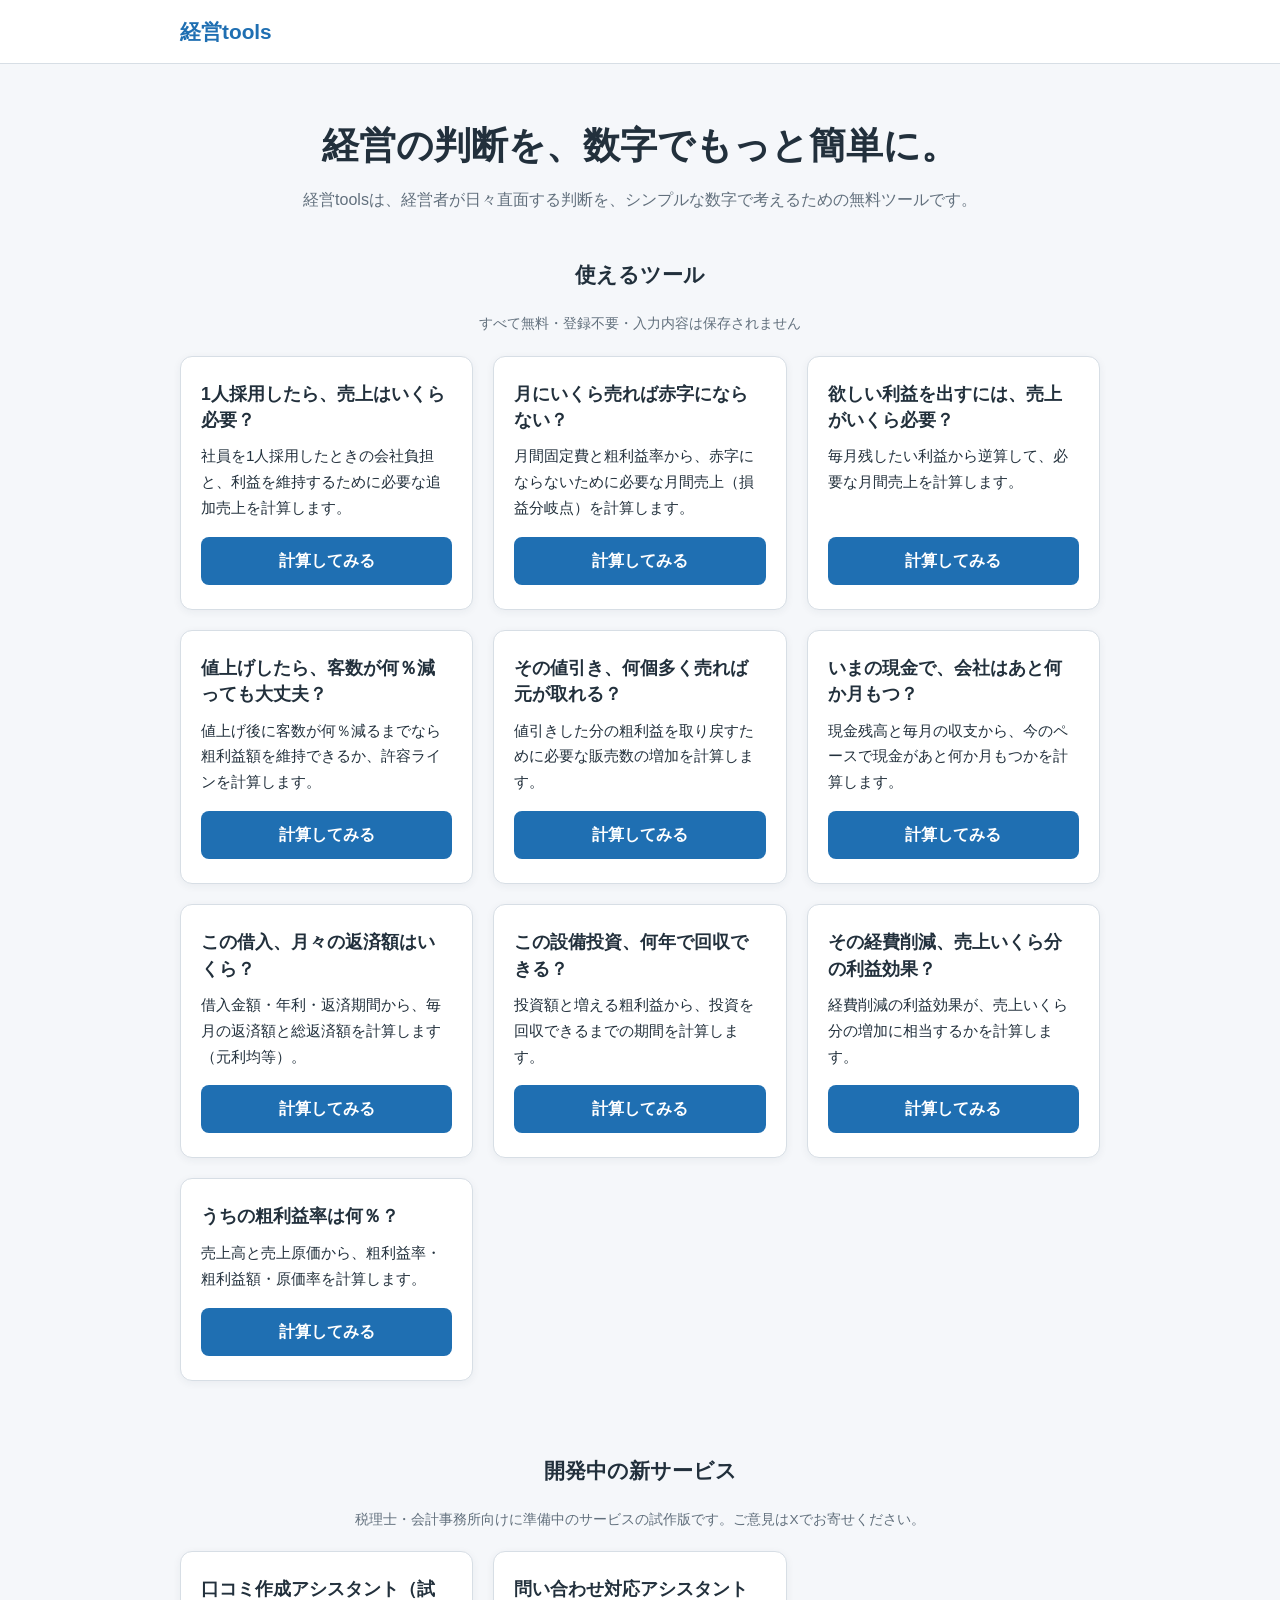
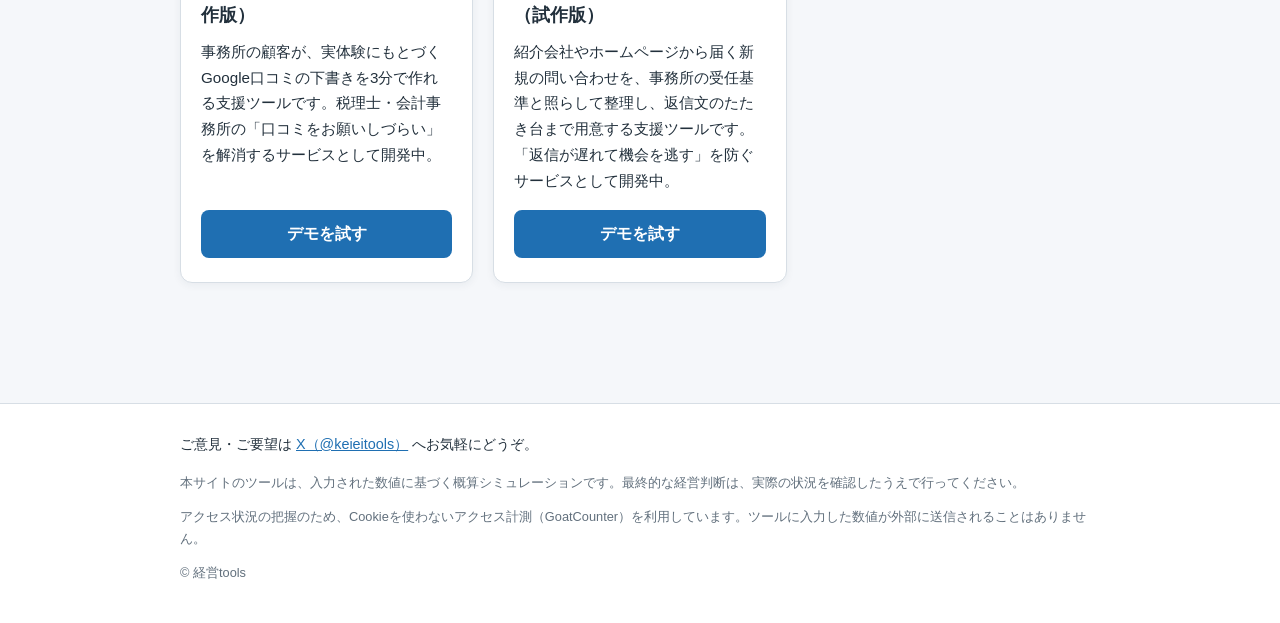
<file: index.html>
<!DOCTYPE html>
<html lang="ja">
<head>
  <meta charset="UTF-8">
  <meta name="viewport" content="width=device-width, initial-scale=1">
  <title>経営tools｜経営の判断を、数字でもっと簡単に。</title>
  <meta name="description" content="経営toolsは、経営者が日々直面する判断をシンプルな数字で考えるための無料ツール集です。採用、損益分岐点、値上げ、資金繰り、借入返済などを登録不要で計算できます。入力内容は保存されません。">
  <link rel="canonical" href="https://keiei-tools.jp/">
  <meta property="og:type" content="website">
  <meta property="og:site_name" content="経営tools">
  <meta property="og:title" content="経営tools｜経営の判断を、数字でもっと簡単に。">
  <meta property="og:description" content="採用、損益分岐点、値上げ、資金繰り、借入返済など、経営の判断をシンプルな数字で考える無料ツール集です。">
  <meta property="og:url" content="https://keiei-tools.jp/">
  <meta property="og:image" content="https://keiei-tools.jp/og-image.png">
  <meta name="twitter:card" content="summary_large_image">
  <link rel="icon" href="favicon.svg" type="image/svg+xml">
  <link rel="apple-touch-icon" href="apple-touch-icon.png">
  <link rel="stylesheet" href="css/style.css">
</head>
<body>
  <header class="site-header">
    <div class="container">
      <a class="site-logo" href="./">経営tools</a>
    </div>
  </header>

  <main>
    <section class="hero">
      <div class="container">
        <h1>経営の判断を、数字でもっと簡単に。</h1>
        <p class="hero-lead">経営toolsは、経営者が日々直面する判断を、シンプルな数字で考えるための無料ツールです。</p>
      </div>
    </section>

    <section class="tools">
      <div class="container">
        <h2>使えるツール</h2>
        <p class="tools-note">すべて無料・登録不要・入力内容は保存されません</p>
        <div class="tool-grid">
          <div class="tool-card">
            <h3>1人採用したら、売上はいくら必要？</h3>
            <p>社員を1人採用したときの会社負担と、利益を維持するために必要な追加売上を計算します。</p>
            <a class="btn btn-primary btn-block" href="hiring/">計算してみる</a>
          </div>
          <div class="tool-card">
            <h3>月にいくら売れば赤字にならない？</h3>
            <p>月間固定費と粗利益率から、赤字にならないために必要な月間売上（損益分岐点）を計算します。</p>
            <a class="btn btn-primary btn-block" href="breakeven/">計算してみる</a>
          </div>
          <div class="tool-card">
            <h3>欲しい利益を出すには、売上がいくら必要？</h3>
            <p>毎月残したい利益から逆算して、必要な月間売上を計算します。</p>
            <a class="btn btn-primary btn-block" href="target-profit/">計算してみる</a>
          </div>
          <div class="tool-card">
            <h3>値上げしたら、客数が何％減っても大丈夫？</h3>
            <p>値上げ後に客数が何％減るまでなら粗利益額を維持できるか、許容ラインを計算します。</p>
            <a class="btn btn-primary btn-block" href="price-up/">計算してみる</a>
          </div>
          <div class="tool-card">
            <h3>その値引き、何個多く売れば元が取れる？</h3>
            <p>値引きした分の粗利益を取り戻すために必要な販売数の増加を計算します。</p>
            <a class="btn btn-primary btn-block" href="discount/">計算してみる</a>
          </div>
          <div class="tool-card">
            <h3>いまの現金で、会社はあと何か月もつ？</h3>
            <p>現金残高と毎月の収支から、今のペースで現金があと何か月もつかを計算します。</p>
            <a class="btn btn-primary btn-block" href="cash/">計算してみる</a>
          </div>
          <div class="tool-card">
            <h3>この借入、月々の返済額はいくら？</h3>
            <p>借入金額・年利・返済期間から、毎月の返済額と総返済額を計算します（元利均等）。</p>
            <a class="btn btn-primary btn-block" href="loan/">計算してみる</a>
          </div>
          <div class="tool-card">
            <h3>この設備投資、何年で回収できる？</h3>
            <p>投資額と増える粗利益から、投資を回収できるまでの期間を計算します。</p>
            <a class="btn btn-primary btn-block" href="investment/">計算してみる</a>
          </div>
          <div class="tool-card">
            <h3>その経費削減、売上いくら分の利益効果？</h3>
            <p>経費削減の利益効果が、売上いくら分の増加に相当するかを計算します。</p>
            <a class="btn btn-primary btn-block" href="cost-cut/">計算してみる</a>
          </div>
          <div class="tool-card">
            <h3>うちの粗利益率は何％？</h3>
            <p>売上高と売上原価から、粗利益率・粗利益額・原価率を計算します。</p>
            <a class="btn btn-primary btn-block" href="margin/">計算してみる</a>
          </div>
        </div>
      </div>
    </section>

    <section class="tools">
      <div class="container">
        <h2>開発中の新サービス</h2>
        <p class="tools-note">税理士・会計事務所向けに準備中のサービスの試作版です。ご意見はXでお寄せください。</p>
        <div class="tool-grid">
          <div class="tool-card">
            <h3>口コミ作成アシスタント（試作版）</h3>
            <p>事務所の顧客が、実体験にもとづくGoogle口コミの下書きを3分で作れる支援ツールです。税理士・会計事務所の「口コミをお願いしづらい」を解消するサービスとして開発中。</p>
            <a class="btn btn-primary btn-block" href="kuchikomi/">デモを試す</a>
          </div>
          <div class="tool-card">
            <h3>問い合わせ対応アシスタント（試作版）</h3>
            <p>紹介会社やホームページから届く新規の問い合わせを、事務所の受任基準と照らして整理し、返信文のたたき台まで用意する支援ツールです。「返信が遅れて機会を逃す」を防ぐサービスとして開発中。</p>
            <a class="btn btn-primary btn-block" href="toiawase/">デモを試す</a>
          </div>
        </div>
      </div>
    </section>
  </main>

  <footer class="site-footer">
    <div class="container">
      <p class="feedback-link">ご意見・ご要望は <a href="https://x.com/keieitools" target="_blank" rel="noopener">X（@keieitools）</a> へお気軽にどうぞ。</p>
      <p class="disclaimer">本サイトのツールは、入力された数値に基づく概算シミュレーションです。最終的な経営判断は、実際の状況を確認したうえで行ってください。</p>
      <p class="analytics-note">アクセス状況の把握のため、Cookieを使わないアクセス計測（GoatCounter）を利用しています。ツールに入力した数値が外部に送信されることはありません。</p>
      <p class="copyright">© 経営tools</p>
    </div>
  </footer>
  <script data-goatcounter="https://keiei-tools.goatcounter.com/count" async src="https://gc.zgo.at/count.js"></script>
</body>
</html>
</file>
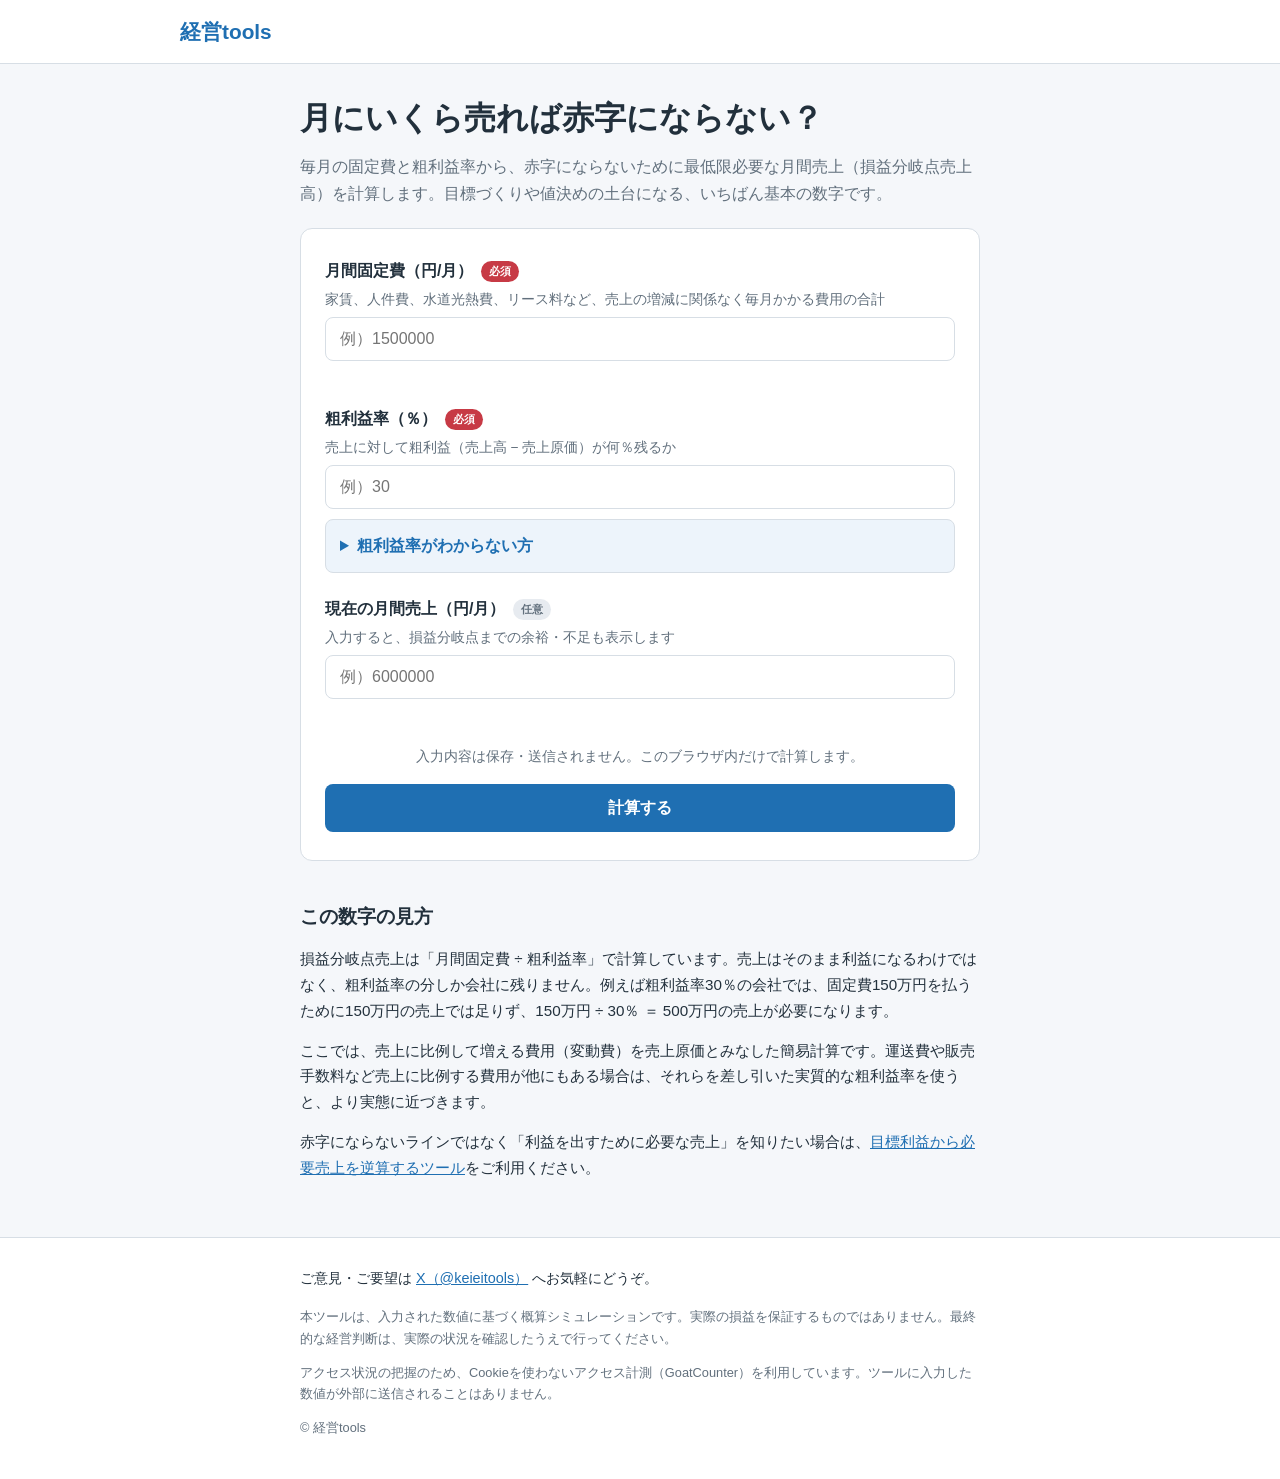
<file: breakeven/index.html>
<!DOCTYPE html>
<html lang="ja">
<head>
  <meta charset="UTF-8">
  <meta name="viewport" content="width=device-width, initial-scale=1">
  <title>月にいくら売れば赤字にならない？損益分岐点シミュレーター｜経営tools</title>
  <meta name="description" content="月間の固定費と粗利益率を入れるだけで、赤字にならないために必要な月間売上（損益分岐点売上高）を無料で計算します。登録不要・入力内容は保存されません。">
  <link rel="canonical" href="https://keiei-tools.jp/breakeven/">
  <meta property="og:type" content="website">
  <meta property="og:site_name" content="経営tools">
  <meta property="og:title" content="月にいくら売れば赤字にならない？（損益分岐点）">
  <meta property="og:description" content="月間固定費と粗利益率から、赤字にならないために必要な月間売上を無料で計算できます。">
  <meta property="og:url" content="https://keiei-tools.jp/breakeven/">
  <meta property="og:image" content="https://keiei-tools.jp/og-image.png">
  <meta name="twitter:card" content="summary_large_image">
  <link rel="icon" href="../favicon.svg" type="image/svg+xml">
  <link rel="apple-touch-icon" href="../apple-touch-icon.png">
  <link rel="stylesheet" href="../css/style.css">
</head>
<body>
  <header class="site-header">
    <div class="container">
      <a class="site-logo" href="../">経営tools</a>
    </div>
  </header>

  <main class="container narrow">
    <h1 class="page-title">月にいくら売れば赤字にならない？</h1>
    <p class="page-lead">毎月の固定費と粗利益率から、赤字にならないために最低限必要な月間売上（損益分岐点売上高）を計算します。目標づくりや値決めの土台になる、いちばん基本の数字です。</p>

    <form id="breakeven-form" class="panel" novalidate autocomplete="off">
      <div class="field">
        <label for="monthly-fixed-cost">月間固定費（円/月）<span class="badge badge-required">必須</span></label>
        <p class="field-desc" id="monthly-fixed-cost-desc">家賃、人件費、水道光熱費、リース料など、売上の増減に関係なく毎月かかる費用の合計</p>
        <input type="number" id="monthly-fixed-cost" inputmode="numeric" min="0" step="1" placeholder="例）1500000" aria-describedby="monthly-fixed-cost-desc monthly-fixed-cost-error">
        <p class="field-aid" id="monthly-fixed-cost-aid"></p>
        <p class="field-error" id="monthly-fixed-cost-error" hidden></p>
      </div>

      <div class="field">
        <label for="gross-margin">粗利益率（％）<span class="badge badge-required">必須</span></label>
        <p class="field-desc" id="gross-margin-desc">売上に対して粗利益（売上高 − 売上原価）が何％残るか</p>
        <input type="number" id="gross-margin" inputmode="decimal" min="0" max="100" step="0.1" placeholder="例）30" aria-describedby="gross-margin-desc gross-margin-error">
        <p class="field-error" id="gross-margin-error" hidden></p>

        <details class="margin-helper">
          <summary>粗利益率がわからない方</summary>
          <div class="margin-helper-body">
            <p class="field-desc">直近1年間など、わかる範囲の「売上高」と「売上原価」を入力してください。粗利益率 ＝（売上高 − 売上原価）÷ 売上高 × 100 で計算し、上の入力欄に反映します。</p>
            <div class="field">
              <label for="helper-sales">売上高（円）</label>
              <input type="number" id="helper-sales" inputmode="numeric" min="0" step="1" placeholder="例）100000000" aria-describedby="helper-sales-error">
              <p class="field-aid" id="helper-sales-aid"></p>
              <p class="field-error" id="helper-sales-error" hidden></p>
            </div>
            <div class="field">
              <label for="helper-cost">売上原価（円）</label>
              <input type="number" id="helper-cost" inputmode="numeric" min="0" step="1" placeholder="例）70000000" aria-describedby="helper-cost-error">
              <p class="field-aid" id="helper-cost-aid"></p>
              <p class="field-error" id="helper-cost-error" hidden></p>
            </div>
            <button type="button" class="btn btn-secondary" id="apply-margin">粗利益率を計算して反映</button>
            <p class="field-error" id="margin-helper-error" hidden></p>
            <p class="helper-result" id="margin-helper-result" hidden></p>
          </div>
        </details>
      </div>

      <div class="field">
        <label for="current-sales">現在の月間売上（円/月）<span class="badge badge-optional">任意</span></label>
        <p class="field-desc" id="current-sales-desc">入力すると、損益分岐点までの余裕・不足も表示します</p>
        <input type="number" id="current-sales" inputmode="numeric" min="0" step="1" placeholder="例）6000000" aria-describedby="current-sales-desc current-sales-error">
        <p class="field-aid" id="current-sales-aid"></p>
        <p class="field-error" id="current-sales-error" hidden></p>
      </div>

      <p class="privacy-note">入力内容は保存・送信されません。このブラウザ内だけで計算します。</p>

      <button type="submit" class="btn btn-primary btn-block">計算する</button>
    </form>

    <section id="result" class="result" aria-live="polite" hidden></section>

    <section class="explain">
      <h2>この数字の見方</h2>
      <p>損益分岐点売上は「月間固定費 ÷ 粗利益率」で計算しています。売上はそのまま利益になるわけではなく、粗利益率の分しか会社に残りません。例えば粗利益率30％の会社では、固定費150万円を払うために150万円の売上では足りず、150万円 ÷ 30％ ＝ 500万円の売上が必要になります。</p>
      <p>ここでは、売上に比例して増える費用（変動費）を売上原価とみなした簡易計算です。運送費や販売手数料など売上に比例する費用が他にもある場合は、それらを差し引いた実質的な粗利益率を使うと、より実態に近づきます。</p>
      <p>赤字にならないラインではなく「利益を出すために必要な売上」を知りたい場合は、<a href="../target-profit/">目標利益から必要売上を逆算するツール</a>をご利用ください。</p>
    </section>
  </main>

  <footer class="site-footer">
    <div class="container narrow">
      <p class="feedback-link">ご意見・ご要望は <a href="https://x.com/keieitools" target="_blank" rel="noopener">X（@keieitools）</a> へお気軽にどうぞ。</p>
      <p class="disclaimer">本ツールは、入力された数値に基づく概算シミュレーションです。実際の損益を保証するものではありません。最終的な経営判断は、実際の状況を確認したうえで行ってください。</p>
      <p class="analytics-note">アクセス状況の把握のため、Cookieを使わないアクセス計測（GoatCounter）を利用しています。ツールに入力した数値が外部に送信されることはありません。</p>
      <p class="copyright">© 経営tools</p>
    </div>
  </footer>

  <script src="../js/common.js" defer></script>
  <script src="../js/breakeven.js" defer></script>
  <script data-goatcounter="https://keiei-tools.goatcounter.com/count" async src="https://gc.zgo.at/count.js"></script>
</body>
</html>
</file>
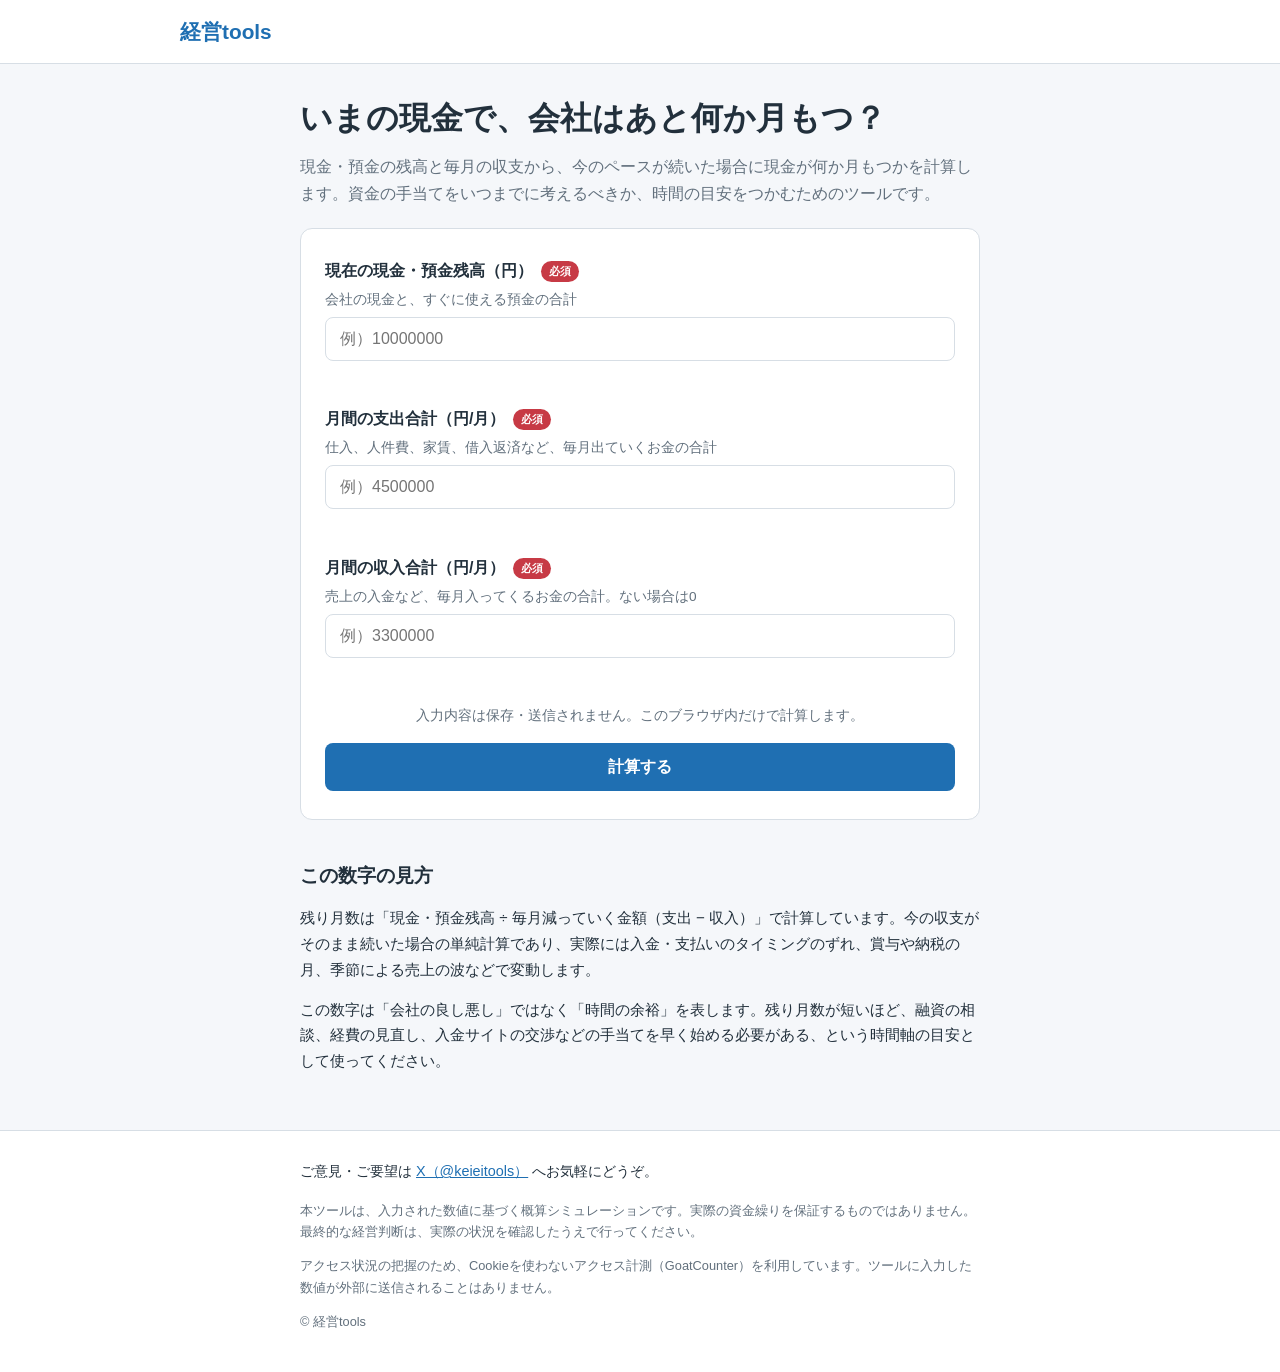
<file: cash/index.html>
<!DOCTYPE html>
<html lang="ja">
<head>
  <meta charset="UTF-8">
  <meta name="viewport" content="width=device-width, initial-scale=1">
  <title>いまの現金で会社はあと何か月もつ？資金繰りシミュレーター｜経営tools</title>
  <meta name="description" content="現金・預金残高と毎月の収支から、今のペースが続いた場合に現金があと何か月もつかを無料で計算します。登録不要・入力内容は保存されません。">
  <link rel="canonical" href="https://keiei-tools.jp/cash/">
  <meta property="og:type" content="website">
  <meta property="og:site_name" content="経営tools">
  <meta property="og:title" content="いまの現金で、会社はあと何か月もつ？">
  <meta property="og:description" content="現金残高と毎月の収支から、現金があと何か月もつかを無料で計算できます。">
  <meta property="og:url" content="https://keiei-tools.jp/cash/">
  <meta property="og:image" content="https://keiei-tools.jp/og-image.png">
  <meta name="twitter:card" content="summary_large_image">
  <link rel="icon" href="../favicon.svg" type="image/svg+xml">
  <link rel="apple-touch-icon" href="../apple-touch-icon.png">
  <link rel="stylesheet" href="../css/style.css">
</head>
<body>
  <header class="site-header">
    <div class="container">
      <a class="site-logo" href="../">経営tools</a>
    </div>
  </header>

  <main class="container narrow">
    <h1 class="page-title">いまの現金で、会社はあと何か月もつ？</h1>
    <p class="page-lead">現金・預金の残高と毎月の収支から、今のペースが続いた場合に現金が何か月もつかを計算します。資金の手当てをいつまでに考えるべきか、時間の目安をつかむためのツールです。</p>

    <form id="cash-form" class="panel" novalidate autocomplete="off">
      <div class="field">
        <label for="cash-balance">現在の現金・預金残高（円）<span class="badge badge-required">必須</span></label>
        <p class="field-desc" id="cash-balance-desc">会社の現金と、すぐに使える預金の合計</p>
        <input type="number" id="cash-balance" inputmode="numeric" min="0" step="1" placeholder="例）10000000" aria-describedby="cash-balance-desc cash-balance-error">
        <p class="field-aid" id="cash-balance-aid"></p>
        <p class="field-error" id="cash-balance-error" hidden></p>
      </div>

      <div class="field">
        <label for="monthly-out">月間の支出合計（円/月）<span class="badge badge-required">必須</span></label>
        <p class="field-desc" id="monthly-out-desc">仕入、人件費、家賃、借入返済など、毎月出ていくお金の合計</p>
        <input type="number" id="monthly-out" inputmode="numeric" min="0" step="1" placeholder="例）4500000" aria-describedby="monthly-out-desc monthly-out-error">
        <p class="field-aid" id="monthly-out-aid"></p>
        <p class="field-error" id="monthly-out-error" hidden></p>
      </div>

      <div class="field">
        <label for="monthly-in">月間の収入合計（円/月）<span class="badge badge-required">必須</span></label>
        <p class="field-desc" id="monthly-in-desc">売上の入金など、毎月入ってくるお金の合計。ない場合は0</p>
        <input type="number" id="monthly-in" inputmode="numeric" min="0" step="1" placeholder="例）3300000" aria-describedby="monthly-in-desc monthly-in-error">
        <p class="field-aid" id="monthly-in-aid"></p>
        <p class="field-error" id="monthly-in-error" hidden></p>
      </div>

      <p class="privacy-note">入力内容は保存・送信されません。このブラウザ内だけで計算します。</p>

      <button type="submit" class="btn btn-primary btn-block">計算する</button>
    </form>

    <section id="result" class="result" aria-live="polite" hidden></section>

    <section class="explain">
      <h2>この数字の見方</h2>
      <p>残り月数は「現金・預金残高 ÷ 毎月減っていく金額（支出 − 収入）」で計算しています。今の収支がそのまま続いた場合の単純計算であり、実際には入金・支払いのタイミングのずれ、賞与や納税の月、季節による売上の波などで変動します。</p>
      <p>この数字は「会社の良し悪し」ではなく「時間の余裕」を表します。残り月数が短いほど、融資の相談、経費の見直し、入金サイトの交渉などの手当てを早く始める必要がある、という時間軸の目安として使ってください。</p>
    </section>
  </main>

  <footer class="site-footer">
    <div class="container narrow">
      <p class="feedback-link">ご意見・ご要望は <a href="https://x.com/keieitools" target="_blank" rel="noopener">X（@keieitools）</a> へお気軽にどうぞ。</p>
      <p class="disclaimer">本ツールは、入力された数値に基づく概算シミュレーションです。実際の資金繰りを保証するものではありません。最終的な経営判断は、実際の状況を確認したうえで行ってください。</p>
      <p class="analytics-note">アクセス状況の把握のため、Cookieを使わないアクセス計測（GoatCounter）を利用しています。ツールに入力した数値が外部に送信されることはありません。</p>
      <p class="copyright">© 経営tools</p>
    </div>
  </footer>

  <script src="../js/common.js" defer></script>
  <script src="../js/cash.js" defer></script>
  <script data-goatcounter="https://keiei-tools.goatcounter.com/count" async src="https://gc.zgo.at/count.js"></script>
</body>
</html>
</file>
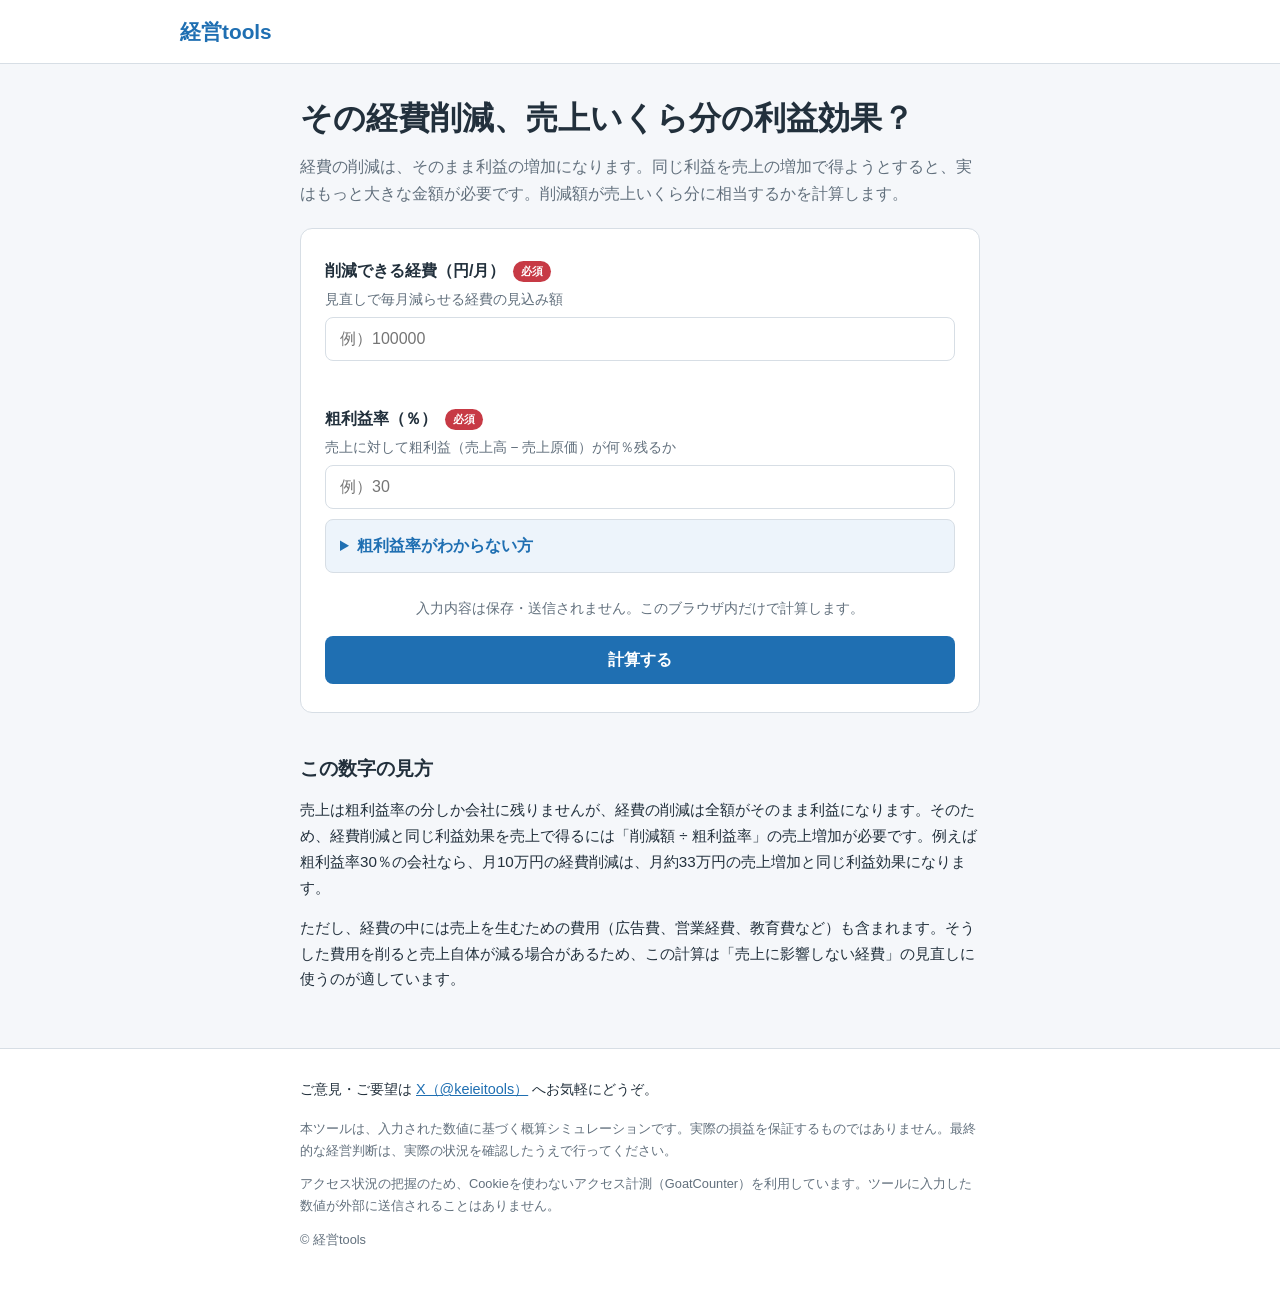
<file: cost-cut/index.html>
<!DOCTYPE html>
<html lang="ja">
<head>
  <meta charset="UTF-8">
  <meta name="viewport" content="width=device-width, initial-scale=1">
  <title>その経費削減、売上いくら分？経費削減シミュレーター｜経営tools</title>
  <meta name="description" content="経費削減の利益効果が、売上のいくら分の増加に相当するかを無料で計算します。粗利益率が低い会社ほど、経費削減の価値は大きくなります。登録不要・入力内容は保存されません。">
  <link rel="canonical" href="https://keiei-tools.jp/cost-cut/">
  <meta property="og:type" content="website">
  <meta property="og:site_name" content="経営tools">
  <meta property="og:title" content="その経費削減、売上いくら分の利益効果？">
  <meta property="og:description" content="経費削減の利益効果が、売上いくら分の増加に相当するかを無料で計算できます。">
  <meta property="og:url" content="https://keiei-tools.jp/cost-cut/">
  <meta property="og:image" content="https://keiei-tools.jp/og-image.png">
  <meta name="twitter:card" content="summary_large_image">
  <link rel="icon" href="../favicon.svg" type="image/svg+xml">
  <link rel="apple-touch-icon" href="../apple-touch-icon.png">
  <link rel="stylesheet" href="../css/style.css">
</head>
<body>
  <header class="site-header">
    <div class="container">
      <a class="site-logo" href="../">経営tools</a>
    </div>
  </header>

  <main class="container narrow">
    <h1 class="page-title">その経費削減、売上いくら分の利益効果？</h1>
    <p class="page-lead">経費の削減は、そのまま利益の増加になります。同じ利益を売上の増加で得ようとすると、実はもっと大きな金額が必要です。削減額が売上いくら分に相当するかを計算します。</p>

    <form id="costcut-form" class="panel" novalidate autocomplete="off">
      <div class="field">
        <label for="monthly-cut">削減できる経費（円/月）<span class="badge badge-required">必須</span></label>
        <p class="field-desc" id="monthly-cut-desc">見直しで毎月減らせる経費の見込み額</p>
        <input type="number" id="monthly-cut" inputmode="numeric" min="0" step="1" placeholder="例）100000" aria-describedby="monthly-cut-desc monthly-cut-error">
        <p class="field-aid" id="monthly-cut-aid"></p>
        <p class="field-error" id="monthly-cut-error" hidden></p>
      </div>

      <div class="field">
        <label for="gross-margin">粗利益率（％）<span class="badge badge-required">必須</span></label>
        <p class="field-desc" id="gross-margin-desc">売上に対して粗利益（売上高 − 売上原価）が何％残るか</p>
        <input type="number" id="gross-margin" inputmode="decimal" min="0" max="100" step="0.1" placeholder="例）30" aria-describedby="gross-margin-desc gross-margin-error">
        <p class="field-error" id="gross-margin-error" hidden></p>

        <details class="margin-helper">
          <summary>粗利益率がわからない方</summary>
          <div class="margin-helper-body">
            <p class="field-desc">直近1年間など、わかる範囲の「売上高」と「売上原価」を入力してください。粗利益率 ＝（売上高 − 売上原価）÷ 売上高 × 100 で計算し、上の入力欄に反映します。</p>
            <div class="field">
              <label for="helper-sales">売上高（円）</label>
              <input type="number" id="helper-sales" inputmode="numeric" min="0" step="1" placeholder="例）100000000" aria-describedby="helper-sales-error">
              <p class="field-aid" id="helper-sales-aid"></p>
              <p class="field-error" id="helper-sales-error" hidden></p>
            </div>
            <div class="field">
              <label for="helper-cost">売上原価（円）</label>
              <input type="number" id="helper-cost" inputmode="numeric" min="0" step="1" placeholder="例）70000000" aria-describedby="helper-cost-error">
              <p class="field-aid" id="helper-cost-aid"></p>
              <p class="field-error" id="helper-cost-error" hidden></p>
            </div>
            <button type="button" class="btn btn-secondary" id="apply-margin">粗利益率を計算して反映</button>
            <p class="field-error" id="margin-helper-error" hidden></p>
            <p class="helper-result" id="margin-helper-result" hidden></p>
          </div>
        </details>
      </div>

      <p class="privacy-note">入力内容は保存・送信されません。このブラウザ内だけで計算します。</p>

      <button type="submit" class="btn btn-primary btn-block">計算する</button>
    </form>

    <section id="result" class="result" aria-live="polite" hidden></section>

    <section class="explain">
      <h2>この数字の見方</h2>
      <p>売上は粗利益率の分しか会社に残りませんが、経費の削減は全額がそのまま利益になります。そのため、経費削減と同じ利益効果を売上で得るには「削減額 ÷ 粗利益率」の売上増加が必要です。例えば粗利益率30％の会社なら、月10万円の経費削減は、月約33万円の売上増加と同じ利益効果になります。</p>
      <p>ただし、経費の中には売上を生むための費用（広告費、営業経費、教育費など）も含まれます。そうした費用を削ると売上自体が減る場合があるため、この計算は「売上に影響しない経費」の見直しに使うのが適しています。</p>
    </section>
  </main>

  <footer class="site-footer">
    <div class="container narrow">
      <p class="feedback-link">ご意見・ご要望は <a href="https://x.com/keieitools" target="_blank" rel="noopener">X（@keieitools）</a> へお気軽にどうぞ。</p>
      <p class="disclaimer">本ツールは、入力された数値に基づく概算シミュレーションです。実際の損益を保証するものではありません。最終的な経営判断は、実際の状況を確認したうえで行ってください。</p>
      <p class="analytics-note">アクセス状況の把握のため、Cookieを使わないアクセス計測（GoatCounter）を利用しています。ツールに入力した数値が外部に送信されることはありません。</p>
      <p class="copyright">© 経営tools</p>
    </div>
  </footer>

  <script src="../js/common.js" defer></script>
  <script src="../js/cost-cut.js" defer></script>
  <script data-goatcounter="https://keiei-tools.goatcounter.com/count" async src="https://gc.zgo.at/count.js"></script>
</body>
</html>
</file>
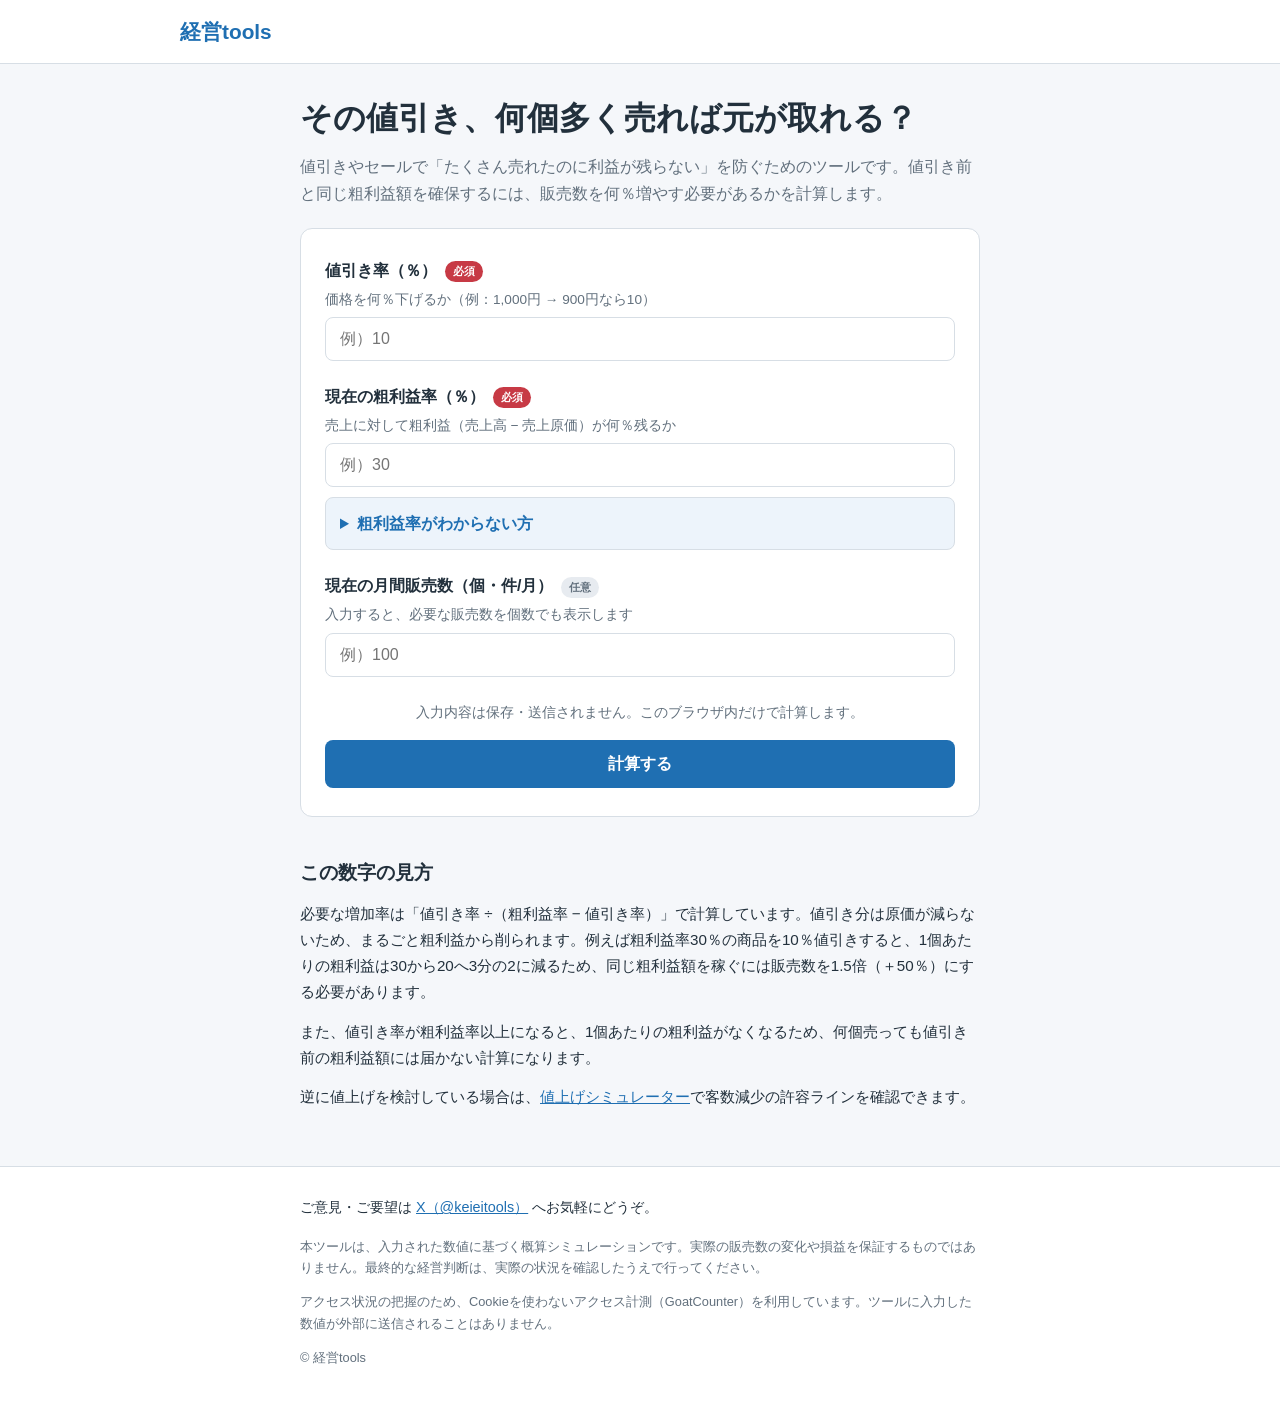
<file: discount/index.html>
<!DOCTYPE html>
<html lang="ja">
<head>
  <meta charset="UTF-8">
  <meta name="viewport" content="width=device-width, initial-scale=1">
  <title>その値引き、何個多く売れば元が取れる？値引きシミュレーター｜経営tools</title>
  <meta name="description" content="値引き率と粗利益率から、値引き前の粗利益額を維持するために必要な販売数の増加率を無料で計算します。登録不要・入力内容は保存されません。">
  <link rel="canonical" href="https://keiei-tools.jp/discount/">
  <meta property="og:type" content="website">
  <meta property="og:site_name" content="経営tools">
  <meta property="og:title" content="その値引き、何個多く売れば元が取れる？">
  <meta property="og:description" content="値引き率と粗利益率から、値引き前の利益を維持するために必要な販売数の増加を無料で計算できます。">
  <meta property="og:url" content="https://keiei-tools.jp/discount/">
  <meta property="og:image" content="https://keiei-tools.jp/og-image.png">
  <meta name="twitter:card" content="summary_large_image">
  <link rel="icon" href="../favicon.svg" type="image/svg+xml">
  <link rel="apple-touch-icon" href="../apple-touch-icon.png">
  <link rel="stylesheet" href="../css/style.css">
</head>
<body>
  <header class="site-header">
    <div class="container">
      <a class="site-logo" href="../">経営tools</a>
    </div>
  </header>

  <main class="container narrow">
    <h1 class="page-title">その値引き、何個多く売れば元が取れる？</h1>
    <p class="page-lead">値引きやセールで「たくさん売れたのに利益が残らない」を防ぐためのツールです。値引き前と同じ粗利益額を確保するには、販売数を何％増やす必要があるかを計算します。</p>

    <form id="discount-form" class="panel" novalidate autocomplete="off">
      <div class="field">
        <label for="discount-rate">値引き率（％）<span class="badge badge-required">必須</span></label>
        <p class="field-desc" id="discount-rate-desc">価格を何％下げるか（例：1,000円 → 900円なら10）</p>
        <input type="number" id="discount-rate" inputmode="decimal" min="0" max="100" step="0.1" placeholder="例）10" aria-describedby="discount-rate-desc discount-rate-error">
        <p class="field-error" id="discount-rate-error" hidden></p>
      </div>

      <div class="field">
        <label for="gross-margin">現在の粗利益率（％）<span class="badge badge-required">必須</span></label>
        <p class="field-desc" id="gross-margin-desc">売上に対して粗利益（売上高 − 売上原価）が何％残るか</p>
        <input type="number" id="gross-margin" inputmode="decimal" min="0" max="100" step="0.1" placeholder="例）30" aria-describedby="gross-margin-desc gross-margin-error">
        <p class="field-error" id="gross-margin-error" hidden></p>

        <details class="margin-helper">
          <summary>粗利益率がわからない方</summary>
          <div class="margin-helper-body">
            <p class="field-desc">直近1年間など、わかる範囲の「売上高」と「売上原価」を入力してください。粗利益率 ＝（売上高 − 売上原価）÷ 売上高 × 100 で計算し、上の入力欄に反映します。</p>
            <div class="field">
              <label for="helper-sales">売上高（円）</label>
              <input type="number" id="helper-sales" inputmode="numeric" min="0" step="1" placeholder="例）100000000" aria-describedby="helper-sales-error">
              <p class="field-aid" id="helper-sales-aid"></p>
              <p class="field-error" id="helper-sales-error" hidden></p>
            </div>
            <div class="field">
              <label for="helper-cost">売上原価（円）</label>
              <input type="number" id="helper-cost" inputmode="numeric" min="0" step="1" placeholder="例）70000000" aria-describedby="helper-cost-error">
              <p class="field-aid" id="helper-cost-aid"></p>
              <p class="field-error" id="helper-cost-error" hidden></p>
            </div>
            <button type="button" class="btn btn-secondary" id="apply-margin">粗利益率を計算して反映</button>
            <p class="field-error" id="margin-helper-error" hidden></p>
            <p class="helper-result" id="margin-helper-result" hidden></p>
          </div>
        </details>
      </div>

      <div class="field">
        <label for="monthly-units">現在の月間販売数（個・件/月）<span class="badge badge-optional">任意</span></label>
        <p class="field-desc" id="monthly-units-desc">入力すると、必要な販売数を個数でも表示します</p>
        <input type="number" id="monthly-units" inputmode="numeric" min="0" step="1" placeholder="例）100" aria-describedby="monthly-units-desc monthly-units-error">
        <p class="field-error" id="monthly-units-error" hidden></p>
      </div>

      <p class="privacy-note">入力内容は保存・送信されません。このブラウザ内だけで計算します。</p>

      <button type="submit" class="btn btn-primary btn-block">計算する</button>
    </form>

    <section id="result" class="result" aria-live="polite" hidden></section>

    <section class="explain">
      <h2>この数字の見方</h2>
      <p>必要な増加率は「値引き率 ÷（粗利益率 − 値引き率）」で計算しています。値引き分は原価が減らないため、まるごと粗利益から削られます。例えば粗利益率30％の商品を10％値引きすると、1個あたりの粗利益は30から20へ3分の2に減るため、同じ粗利益額を稼ぐには販売数を1.5倍（＋50％）にする必要があります。</p>
      <p>また、値引き率が粗利益率以上になると、1個あたりの粗利益がなくなるため、何個売っても値引き前の粗利益額には届かない計算になります。</p>
      <p>逆に値上げを検討している場合は、<a href="../price-up/">値上げシミュレーター</a>で客数減少の許容ラインを確認できます。</p>
    </section>
  </main>

  <footer class="site-footer">
    <div class="container narrow">
      <p class="feedback-link">ご意見・ご要望は <a href="https://x.com/keieitools" target="_blank" rel="noopener">X（@keieitools）</a> へお気軽にどうぞ。</p>
      <p class="disclaimer">本ツールは、入力された数値に基づく概算シミュレーションです。実際の販売数の変化や損益を保証するものではありません。最終的な経営判断は、実際の状況を確認したうえで行ってください。</p>
      <p class="analytics-note">アクセス状況の把握のため、Cookieを使わないアクセス計測（GoatCounter）を利用しています。ツールに入力した数値が外部に送信されることはありません。</p>
      <p class="copyright">© 経営tools</p>
    </div>
  </footer>

  <script src="../js/common.js" defer></script>
  <script src="../js/discount.js" defer></script>
  <script data-goatcounter="https://keiei-tools.goatcounter.com/count" async src="https://gc.zgo.at/count.js"></script>
</body>
</html>
</file>
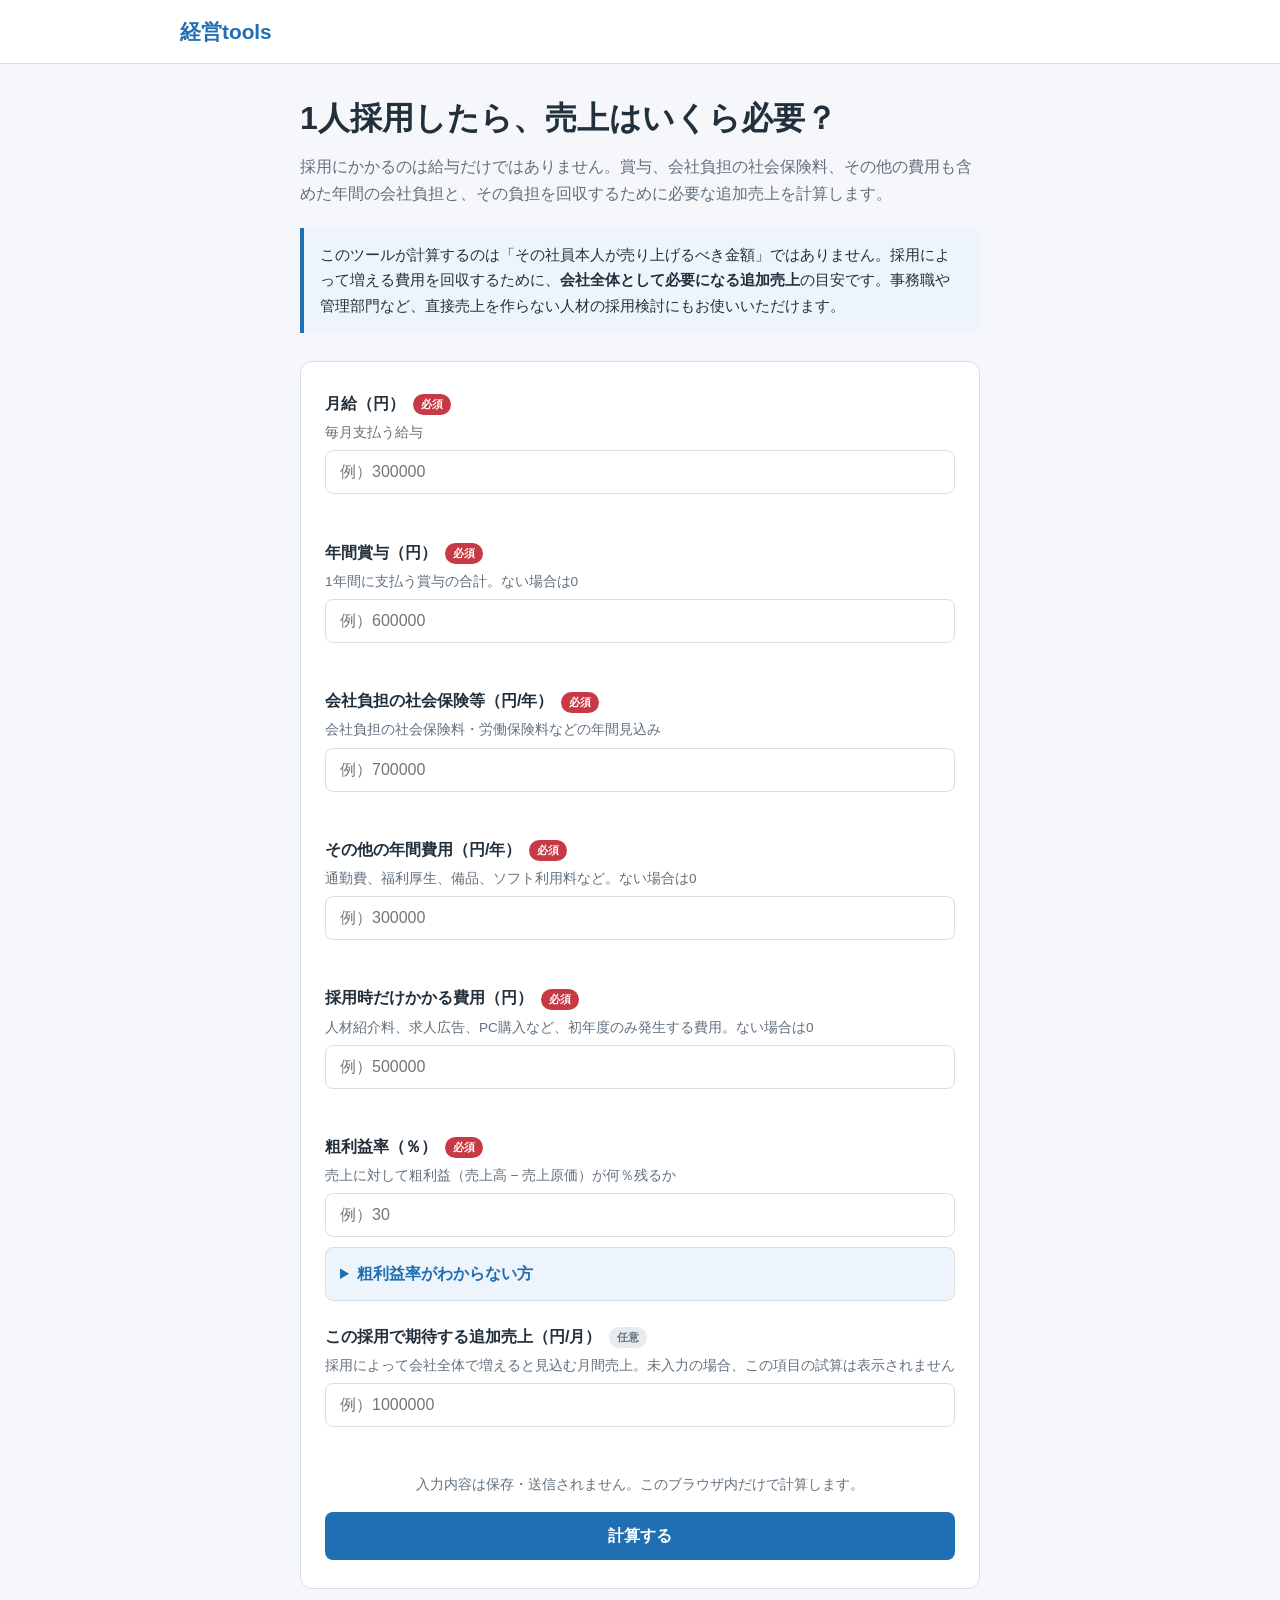
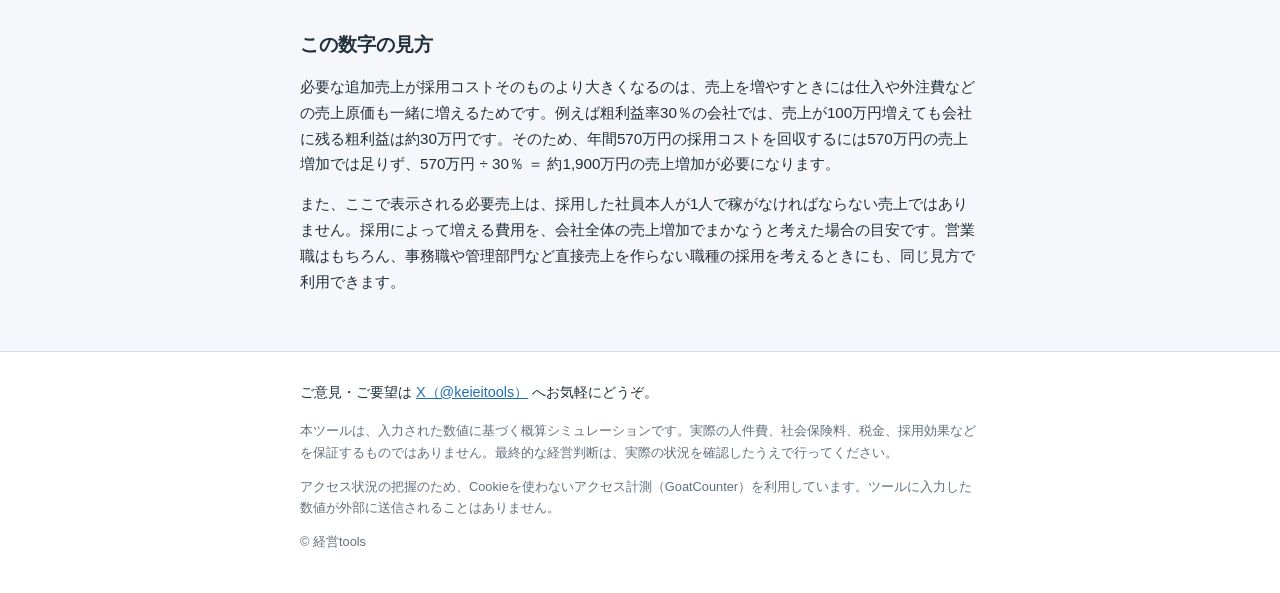
<file: hiring/index.html>
<!DOCTYPE html>
<html lang="ja">
<head>
  <meta charset="UTF-8">
  <meta name="viewport" content="width=device-width, initial-scale=1">
  <title>1人採用したら、売上はいくら必要？｜経営tools</title>
  <meta name="description" content="社員を1人採用したときの年間の会社負担と、現在の利益水準を維持するために会社全体で必要になる追加売上を計算する無料シミュレーターです。登録不要・入力内容は保存されません。">
  <link rel="canonical" href="https://keiei-tools.jp/hiring/">
  <meta property="og:type" content="website">
  <meta property="og:site_name" content="経営tools">
  <meta property="og:title" content="1人採用したら、売上はいくら必要？">
  <meta property="og:description" content="社員を1人採用したときの年間の会社負担と、利益を維持するために必要な追加売上を無料で計算できます。">
  <meta property="og:url" content="https://keiei-tools.jp/hiring/">
  <meta property="og:image" content="https://keiei-tools.jp/og-image.png">
  <meta name="twitter:card" content="summary_large_image">
  <link rel="icon" href="../favicon.svg" type="image/svg+xml">
  <link rel="apple-touch-icon" href="../apple-touch-icon.png">
  <link rel="stylesheet" href="../css/style.css">
</head>
<body>
  <header class="site-header">
    <div class="container">
      <a class="site-logo" href="../">経営tools</a>
    </div>
  </header>

  <main class="container narrow">
    <h1 class="page-title">1人採用したら、売上はいくら必要？</h1>
    <p class="page-lead">採用にかかるのは給与だけではありません。賞与、会社負担の社会保険料、その他の費用も含めた年間の会社負担と、その負担を回収するために必要な追加売上を計算します。</p>

    <div class="note-box">
      <p>このツールが計算するのは「その社員本人が売り上げるべき金額」ではありません。採用によって増える費用を回収するために、<strong>会社全体として必要になる追加売上</strong>の目安です。事務職や管理部門など、直接売上を作らない人材の採用検討にもお使いいただけます。</p>
    </div>

    <form id="hiring-form" class="panel" novalidate autocomplete="off">
      <div class="field">
        <label for="monthly-salary">月給（円）<span class="badge badge-required">必須</span></label>
        <p class="field-desc" id="monthly-salary-desc">毎月支払う給与</p>
        <input type="number" id="monthly-salary" inputmode="numeric" min="0" step="1" placeholder="例）300000" aria-describedby="monthly-salary-desc monthly-salary-error">
        <p class="field-aid" id="monthly-salary-aid"></p>
        <p class="field-error" id="monthly-salary-error" hidden></p>
      </div>

      <div class="field">
        <label for="annual-bonus">年間賞与（円）<span class="badge badge-required">必須</span></label>
        <p class="field-desc" id="annual-bonus-desc">1年間に支払う賞与の合計。ない場合は0</p>
        <input type="number" id="annual-bonus" inputmode="numeric" min="0" step="1" placeholder="例）600000" aria-describedby="annual-bonus-desc annual-bonus-error">
        <p class="field-aid" id="annual-bonus-aid"></p>
        <p class="field-error" id="annual-bonus-error" hidden></p>
      </div>

      <div class="field">
        <label for="annual-social-cost">会社負担の社会保険等（円/年）<span class="badge badge-required">必須</span></label>
        <p class="field-desc" id="annual-social-cost-desc">会社負担の社会保険料・労働保険料などの年間見込み</p>
        <input type="number" id="annual-social-cost" inputmode="numeric" min="0" step="1" placeholder="例）700000" aria-describedby="annual-social-cost-desc annual-social-cost-error">
        <p class="field-aid" id="annual-social-cost-aid"></p>
        <p class="field-error" id="annual-social-cost-error" hidden></p>
      </div>

      <div class="field">
        <label for="annual-other-cost">その他の年間費用（円/年）<span class="badge badge-required">必須</span></label>
        <p class="field-desc" id="annual-other-cost-desc">通勤費、福利厚生、備品、ソフト利用料など。ない場合は0</p>
        <input type="number" id="annual-other-cost" inputmode="numeric" min="0" step="1" placeholder="例）300000" aria-describedby="annual-other-cost-desc annual-other-cost-error">
        <p class="field-aid" id="annual-other-cost-aid"></p>
        <p class="field-error" id="annual-other-cost-error" hidden></p>
      </div>

      <div class="field">
        <label for="initial-hiring-cost">採用時だけかかる費用（円）<span class="badge badge-required">必須</span></label>
        <p class="field-desc" id="initial-hiring-cost-desc">人材紹介料、求人広告、PC購入など、初年度のみ発生する費用。ない場合は0</p>
        <input type="number" id="initial-hiring-cost" inputmode="numeric" min="0" step="1" placeholder="例）500000" aria-describedby="initial-hiring-cost-desc initial-hiring-cost-error">
        <p class="field-aid" id="initial-hiring-cost-aid"></p>
        <p class="field-error" id="initial-hiring-cost-error" hidden></p>
      </div>

      <div class="field">
        <label for="gross-margin">粗利益率（％）<span class="badge badge-required">必須</span></label>
        <p class="field-desc" id="gross-margin-desc">売上に対して粗利益（売上高 − 売上原価）が何％残るか</p>
        <input type="number" id="gross-margin" inputmode="decimal" min="0" max="100" step="0.1" placeholder="例）30" aria-describedby="gross-margin-desc gross-margin-error">
        <p class="field-error" id="gross-margin-error" hidden></p>

        <details class="margin-helper">
          <summary>粗利益率がわからない方</summary>
          <div class="margin-helper-body">
            <p class="field-desc">直近1年間など、わかる範囲の「売上高」と「売上原価」を入力してください。粗利益率 ＝（売上高 − 売上原価）÷ 売上高 × 100 で計算し、上の入力欄に反映します。</p>
            <div class="field">
              <label for="helper-sales">売上高（円）</label>
              <input type="number" id="helper-sales" inputmode="numeric" min="0" step="1" placeholder="例）100000000" aria-describedby="helper-sales-error">
              <p class="field-aid" id="helper-sales-aid"></p>
              <p class="field-error" id="helper-sales-error" hidden></p>
            </div>
            <div class="field">
              <label for="helper-cost">売上原価（円）</label>
              <input type="number" id="helper-cost" inputmode="numeric" min="0" step="1" placeholder="例）70000000" aria-describedby="helper-cost-error">
              <p class="field-aid" id="helper-cost-aid"></p>
              <p class="field-error" id="helper-cost-error" hidden></p>
            </div>
            <button type="button" class="btn btn-secondary" id="apply-margin">粗利益率を計算して反映</button>
            <p class="field-error" id="margin-helper-error" hidden></p>
            <p class="helper-result" id="margin-helper-result" hidden></p>
          </div>
        </details>
      </div>

      <div class="field">
        <label for="expected-monthly-sales">この採用で期待する追加売上（円/月）<span class="badge badge-optional">任意</span></label>
        <p class="field-desc" id="expected-monthly-sales-desc">採用によって会社全体で増えると見込む月間売上。未入力の場合、この項目の試算は表示されません</p>
        <input type="number" id="expected-monthly-sales" inputmode="numeric" min="0" step="1" placeholder="例）1000000" aria-describedby="expected-monthly-sales-desc expected-monthly-sales-error">
        <p class="field-aid" id="expected-monthly-sales-aid"></p>
        <p class="field-error" id="expected-monthly-sales-error" hidden></p>
      </div>

      <p class="privacy-note">入力内容は保存・送信されません。このブラウザ内だけで計算します。</p>

      <button type="submit" class="btn btn-primary btn-block">計算する</button>
    </form>

    <section id="result" class="result" aria-live="polite" hidden></section>

    <section class="explain">
      <h2>この数字の見方</h2>
      <p>必要な追加売上が採用コストそのものより大きくなるのは、売上を増やすときには仕入や外注費などの売上原価も一緒に増えるためです。例えば粗利益率30％の会社では、売上が100万円増えても会社に残る粗利益は約30万円です。そのため、年間570万円の採用コストを回収するには570万円の売上増加では足りず、570万円 ÷ 30％ ＝ 約1,900万円の売上増加が必要になります。</p>
      <p>また、ここで表示される必要売上は、採用した社員本人が1人で稼がなければならない売上ではありません。採用によって増える費用を、会社全体の売上増加でまかなうと考えた場合の目安です。営業職はもちろん、事務職や管理部門など直接売上を作らない職種の採用を考えるときにも、同じ見方で利用できます。</p>
    </section>
  </main>

  <footer class="site-footer">
    <div class="container narrow">
      <p class="feedback-link">ご意見・ご要望は <a href="https://x.com/keieitools" target="_blank" rel="noopener">X（@keieitools）</a> へお気軽にどうぞ。</p>
      <p class="disclaimer">本ツールは、入力された数値に基づく概算シミュレーションです。実際の人件費、社会保険料、税金、採用効果などを保証するものではありません。最終的な経営判断は、実際の状況を確認したうえで行ってください。</p>
      <p class="analytics-note">アクセス状況の把握のため、Cookieを使わないアクセス計測（GoatCounter）を利用しています。ツールに入力した数値が外部に送信されることはありません。</p>
      <p class="copyright">© 経営tools</p>
    </div>
  </footer>

  <script src="../js/common.js" defer></script>
  <script src="../js/hiring.js" defer></script>
  <script data-goatcounter="https://keiei-tools.goatcounter.com/count" async src="https://gc.zgo.at/count.js"></script>
</body>
</html>
</file>
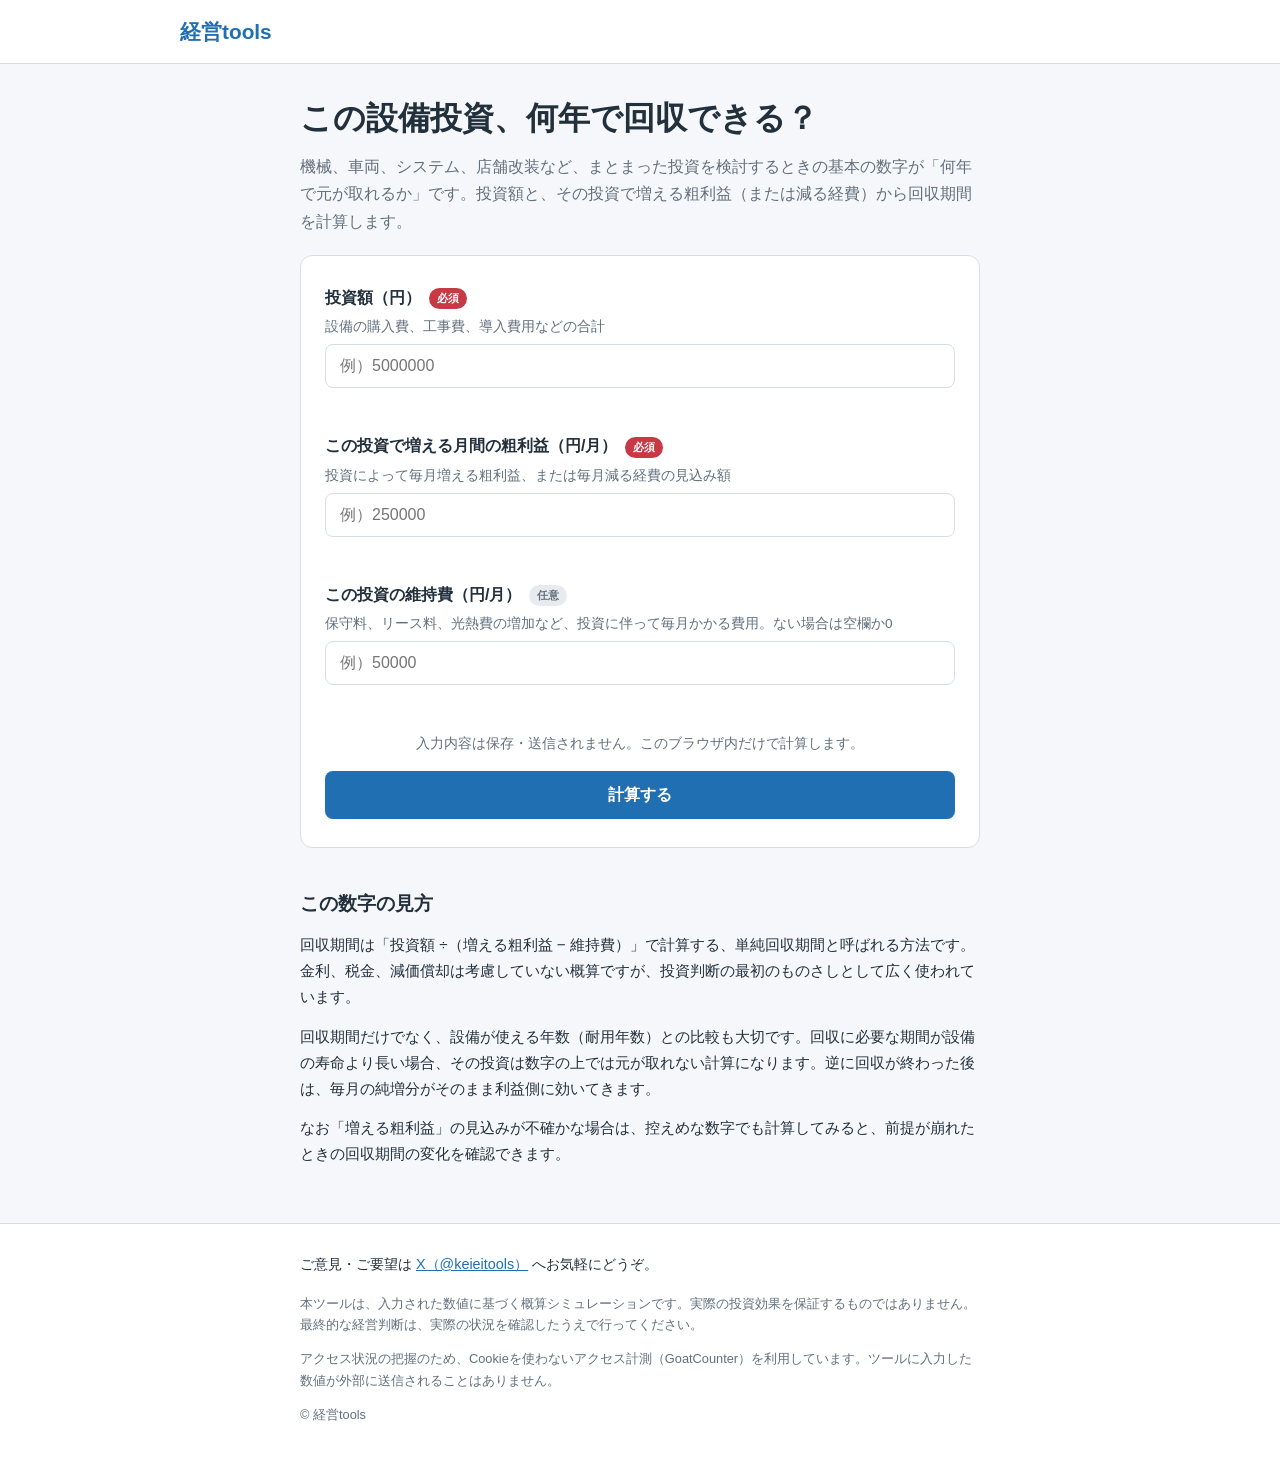
<file: investment/index.html>
<!DOCTYPE html>
<html lang="ja">
<head>
  <meta charset="UTF-8">
  <meta name="viewport" content="width=device-width, initial-scale=1">
  <title>この設備投資、何年で回収できる？投資回収シミュレーター｜経営tools</title>
  <meta name="description" content="投資額と、その投資で増える月間の粗利益（または減る経費）から、投資を回収できるまでの期間を無料で計算します。登録不要・入力内容は保存されません。">
  <link rel="canonical" href="https://keiei-tools.jp/investment/">
  <meta property="og:type" content="website">
  <meta property="og:site_name" content="経営tools">
  <meta property="og:title" content="この設備投資、何年で回収できる？">
  <meta property="og:description" content="投資額と増える粗利益から、投資を回収できるまでの期間を無料で計算できます。">
  <meta property="og:url" content="https://keiei-tools.jp/investment/">
  <meta property="og:image" content="https://keiei-tools.jp/og-image.png">
  <meta name="twitter:card" content="summary_large_image">
  <link rel="icon" href="../favicon.svg" type="image/svg+xml">
  <link rel="apple-touch-icon" href="../apple-touch-icon.png">
  <link rel="stylesheet" href="../css/style.css">
</head>
<body>
  <header class="site-header">
    <div class="container">
      <a class="site-logo" href="../">経営tools</a>
    </div>
  </header>

  <main class="container narrow">
    <h1 class="page-title">この設備投資、何年で回収できる？</h1>
    <p class="page-lead">機械、車両、システム、店舗改装など、まとまった投資を検討するときの基本の数字が「何年で元が取れるか」です。投資額と、その投資で増える粗利益（または減る経費）から回収期間を計算します。</p>

    <form id="investment-form" class="panel" novalidate autocomplete="off">
      <div class="field">
        <label for="investment-amount">投資額（円）<span class="badge badge-required">必須</span></label>
        <p class="field-desc" id="investment-amount-desc">設備の購入費、工事費、導入費用などの合計</p>
        <input type="number" id="investment-amount" inputmode="numeric" min="0" step="1" placeholder="例）5000000" aria-describedby="investment-amount-desc investment-amount-error">
        <p class="field-aid" id="investment-amount-aid"></p>
        <p class="field-error" id="investment-amount-error" hidden></p>
      </div>

      <div class="field">
        <label for="monthly-gain">この投資で増える月間の粗利益（円/月）<span class="badge badge-required">必須</span></label>
        <p class="field-desc" id="monthly-gain-desc">投資によって毎月増える粗利益、または毎月減る経費の見込み額</p>
        <input type="number" id="monthly-gain" inputmode="numeric" min="0" step="1" placeholder="例）250000" aria-describedby="monthly-gain-desc monthly-gain-error">
        <p class="field-aid" id="monthly-gain-aid"></p>
        <p class="field-error" id="monthly-gain-error" hidden></p>
      </div>

      <div class="field">
        <label for="monthly-maintain">この投資の維持費（円/月）<span class="badge badge-optional">任意</span></label>
        <p class="field-desc" id="monthly-maintain-desc">保守料、リース料、光熱費の増加など、投資に伴って毎月かかる費用。ない場合は空欄か0</p>
        <input type="number" id="monthly-maintain" inputmode="numeric" min="0" step="1" placeholder="例）50000" aria-describedby="monthly-maintain-desc monthly-maintain-error">
        <p class="field-aid" id="monthly-maintain-aid"></p>
        <p class="field-error" id="monthly-maintain-error" hidden></p>
      </div>

      <p class="privacy-note">入力内容は保存・送信されません。このブラウザ内だけで計算します。</p>

      <button type="submit" class="btn btn-primary btn-block">計算する</button>
    </form>

    <section id="result" class="result" aria-live="polite" hidden></section>

    <section class="explain">
      <h2>この数字の見方</h2>
      <p>回収期間は「投資額 ÷（増える粗利益 − 維持費）」で計算する、単純回収期間と呼ばれる方法です。金利、税金、減価償却は考慮していない概算ですが、投資判断の最初のものさしとして広く使われています。</p>
      <p>回収期間だけでなく、設備が使える年数（耐用年数）との比較も大切です。回収に必要な期間が設備の寿命より長い場合、その投資は数字の上では元が取れない計算になります。逆に回収が終わった後は、毎月の純増分がそのまま利益側に効いてきます。</p>
      <p>なお「増える粗利益」の見込みが不確かな場合は、控えめな数字でも計算してみると、前提が崩れたときの回収期間の変化を確認できます。</p>
    </section>
  </main>

  <footer class="site-footer">
    <div class="container narrow">
      <p class="feedback-link">ご意見・ご要望は <a href="https://x.com/keieitools" target="_blank" rel="noopener">X（@keieitools）</a> へお気軽にどうぞ。</p>
      <p class="disclaimer">本ツールは、入力された数値に基づく概算シミュレーションです。実際の投資効果を保証するものではありません。最終的な経営判断は、実際の状況を確認したうえで行ってください。</p>
      <p class="analytics-note">アクセス状況の把握のため、Cookieを使わないアクセス計測（GoatCounter）を利用しています。ツールに入力した数値が外部に送信されることはありません。</p>
      <p class="copyright">© 経営tools</p>
    </div>
  </footer>

  <script src="../js/common.js" defer></script>
  <script src="../js/investment.js" defer></script>
  <script data-goatcounter="https://keiei-tools.goatcounter.com/count" async src="https://gc.zgo.at/count.js"></script>
</body>
</html>
</file>
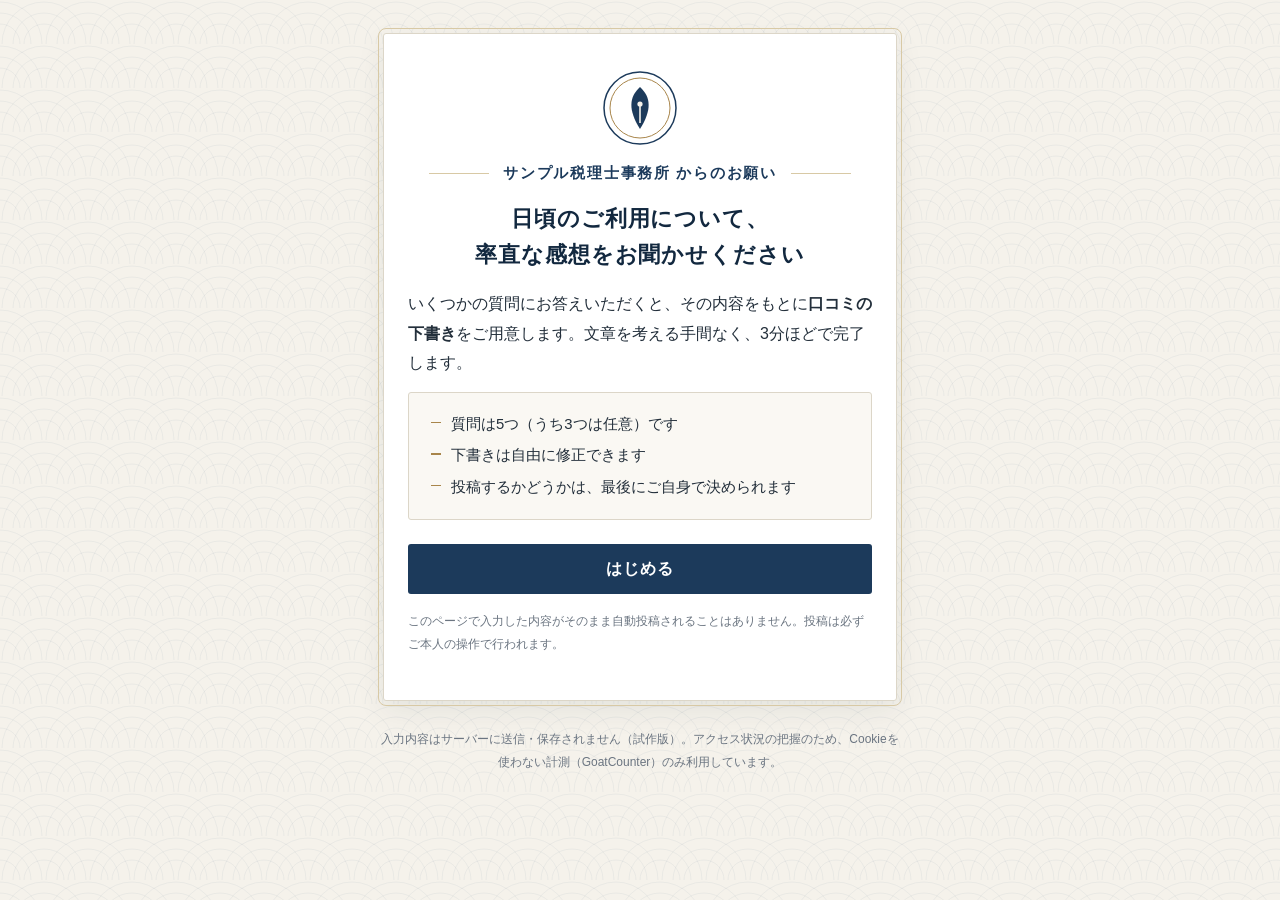
<file: kuchikomi/index.html>
<!DOCTYPE html>
<html lang="ja">
<head>
  <meta charset="UTF-8">
  <meta name="viewport" content="width=device-width, initial-scale=1">
  <title>口コミ作成アシスタント（試作版）</title>
  <meta name="robots" content="noindex">
  <link rel="stylesheet" href="style.css?v=6">
</head>
<body>
  <main class="app">

    <!-- エラー（トークン不正） -->
    <section id="s-error" class="screen" hidden>
      <div class="card center">
        <h1>ページを表示できません</h1>
        <p class="muted">このURLは無効か、有効期限が切れています。お手数ですが、案内メールに記載のURLをもう一度ご確認ください。</p>
      </div>
    </section>

    <!-- 導入 -->
    <section id="s-intro" class="screen" hidden>
      <div class="card">
        <div class="emblem" aria-hidden="true">
          <svg viewBox="0 0 76 76" xmlns="http://www.w3.org/2000/svg">
            <circle cx="38" cy="38" r="36" fill="none" stroke="#1c3a5b" stroke-width="1.5"/>
            <circle cx="38" cy="38" r="30" fill="none" stroke="#a8854a" stroke-width="1"/>
            <path d="M38 17 C49 27 50 40 38 59 C26 40 27 27 38 17 Z" fill="#1c3a5b"/>
            <line x1="38" y1="36" x2="38" y2="53" stroke="#f5f2eb" stroke-width="1.6"/>
            <circle cx="38" cy="34" r="2.6" fill="#f5f2eb"/>
          </svg>
        </div>
        <p class="office-label" id="intro-office"></p>
        <h1>日頃のご利用について、<br>率直な感想をお聞かせください</h1>
        <p>いくつかの質問にお答えいただくと、その内容をもとに<strong>口コミの下書き</strong>をご用意します。文章を考える手間なく、3分ほどで完了します。</p>
        <ul class="intro-points">
          <li>質問は5つ（うち3つは任意）です</li>
          <li>下書きは自由に修正できます</li>
          <li>投稿するかどうかは、最後にご自身で決められます</li>
        </ul>
        <button class="btn btn-primary btn-block" id="btn-start" type="button">はじめる</button>
        <p class="privacy">このページで入力した内容がそのまま自動投稿されることはありません。投稿は必ずご本人の操作で行われます。</p>
      </div>
    </section>

    <!-- 質問共通ヘッダ -->
    <section id="s-question" class="screen" hidden>
      <div class="card">
        <div class="progress"><div class="progress-bar" id="progress-bar"></div></div>
        <p class="step-label" id="step-label"></p>

        <!-- Q1 -->
        <div class="q" id="q1" hidden>
          <h2>どのような相談・サービスを利用しましたか？</h2>
          <p class="q-note">あてはまるものをすべて選んでください（複数選択できます）。</p>
          <div class="chips" id="q1-chips"></div>
          <div class="field" id="q1-other-wrap" hidden>
            <input type="text" id="q1-other" maxlength="40" placeholder="例）セカンドオピニオン">
          </div>
          <p class="q-error" id="q1-error" hidden>1つ以上選んでください。</p>
        </div>

        <!-- Q2 -->
        <div class="q" id="q2" hidden>
          <h2>印象に残った点を選んでください</h2>
          <p class="q-note">あてはまるものすべて（複数選択できます）。</p>
          <div class="chips" id="q2-chips"></div>
          <div class="field" id="q2-other-wrap" hidden>
            <input type="text" id="q2-other" maxlength="60" placeholder="その他の印象に残った点">
          </div>
          <p class="q-error" id="q2-error" hidden>1つ以上選んでください。</p>
        </div>

        <!-- Q3 -->
        <div class="q" id="q3" hidden>
          <h2>特に印象に残った出来事があれば教えてください</h2>
          <p class="q-note">任意です。具体的なエピソードがあると、読み手に伝わりやすい口コミになります。社名や金額など、書きたくないことは書かなくて大丈夫です。</p>
          <textarea id="q3-text" rows="5" maxlength="500" placeholder="例）融資の相談をしたとき、翌日には資料を用意して銀行に同行してくれました。"></textarea>
        </div>

        <!-- Q4 -->
        <div class="q" id="q4" hidden>
          <h2>どのような方におすすめできると思いますか？</h2>
          <p class="q-note">任意です。</p>
          <textarea id="q4-text" rows="4" maxlength="300" placeholder="例）はじめて税理士を探している個人事業主の方"></textarea>
        </div>

        <!-- Q5 -->
        <div class="q" id="q5" hidden>
          <h2>改善してほしい点があれば教えてください</h2>
          <p class="q-note">任意です。<strong>この回答は口コミには含まれず、事務所へのフィードバックとしてのみ使われます。</strong></p>
          <textarea id="q5-text" rows="4" maxlength="500" placeholder="率直にお書きください"></textarea>
        </div>

        <div class="nav-row">
          <button class="btn btn-ghost" id="btn-back" type="button">戻る</button>
          <button class="btn btn-primary" id="btn-next" type="button">次へ</button>
        </div>
      </div>
    </section>

    <!-- 生成中 -->
    <section id="s-generating" class="screen" hidden>
      <div class="card center">
        <div class="spinner" aria-hidden="true"></div>
        <p>ご回答をもとに下書きを用意しています…</p>
      </div>
    </section>

    <!-- 下書き選択 -->
    <section id="s-drafts" class="screen" hidden>
      <div class="card">
        <h2>下書きができました</h2>
        <p class="q-note">文体と長さを選んでください。次の画面で自由に修正できます。</p>
        <p class="tabs-caption">文体</p>
        <div class="tabs" id="tone-tabs">
          <button class="tab" data-tone="soft" type="button">やわらかめ</button>
          <button class="tab" data-tone="formal" type="button">かため</button>
        </div>
        <p class="tabs-caption">長さ</p>
        <div class="tabs" id="draft-tabs">
          <button class="tab" data-style="simple" type="button">シンプル</button>
          <button class="tab" data-style="standard" type="button">標準</button>
          <button class="tab" data-style="detail" type="button">詳細</button>
        </div>
        <div class="draft-preview" id="draft-preview"></div>
        <div class="nav-row">
          <button class="btn btn-ghost" id="btn-drafts-back" type="button">回答に戻る</button>
          <button class="btn btn-primary" id="btn-choose" type="button">この文章で進める</button>
        </div>
      </div>
    </section>

    <!-- 最終確認・編集 -->
    <section id="s-edit" class="screen" hidden>
      <div class="card">
        <h2>内容のご確認</h2>
        <p class="confirm-note">以下はご回答いただいた内容を読みやすく整理した文章です。実際のご経験やお気持ちと異なる部分がある場合は、必ず修正してください。</p>
        <textarea id="edit-text" rows="9"></textarea>
        <div class="nav-row">
          <button class="btn btn-ghost" id="btn-edit-back" type="button">別の案を見る</button>
          <button class="btn btn-primary" id="btn-to-final" type="button">この内容にする</button>
        </div>
      </div>
    </section>

    <!-- 投稿ステップ -->
    <section id="s-final" class="screen" hidden>
      <div class="card">
        <h2>あとは貼り付けるだけです</h2>
        <ol class="final-steps">
          <li><strong>文章をコピー</strong>する（下のボタン）</li>
          <li><strong>Googleの投稿画面</strong>を開く</li>
          <li>星の数をご自身で選び、文章を<strong>貼り付けて投稿</strong>する</li>
        </ol>
        <div class="final-text" id="final-text"></div>
        <button class="btn btn-primary btn-block" id="btn-copy" type="button">文章をコピーする</button>
        <button class="btn btn-google btn-block" id="btn-google" type="button">Googleで口コミを投稿する</button>
        <p class="q-note" id="google-note" hidden>（試作版のため、Google投稿画面のURLは未設定です）</p>
        <p class="privacy">星の数の選択と投稿の操作は、必ずご本人が行ってください。投稿は任意であり、投稿しなくても不利益はありません。</p>
        <p class="thanks" id="thanks" hidden>ご協力ありがとうございました。</p>
      </div>
    </section>

  </main>

  <div class="toast" id="toast" role="status"></div>

  <footer class="app-footer">
    <p>入力内容はサーバーに送信・保存されません（試作版）。アクセス状況の把握のため、Cookieを使わない計測（GoatCounter）のみ利用しています。</p>
  </footer>

  <script src="offices.js?v=6"></script>
  <script src="app.js?v=6"></script>
  <script data-goatcounter="https://keiei-tools.goatcounter.com/count" async src="https://gc.zgo.at/count.js"></script>
</body>
</html>
</file>
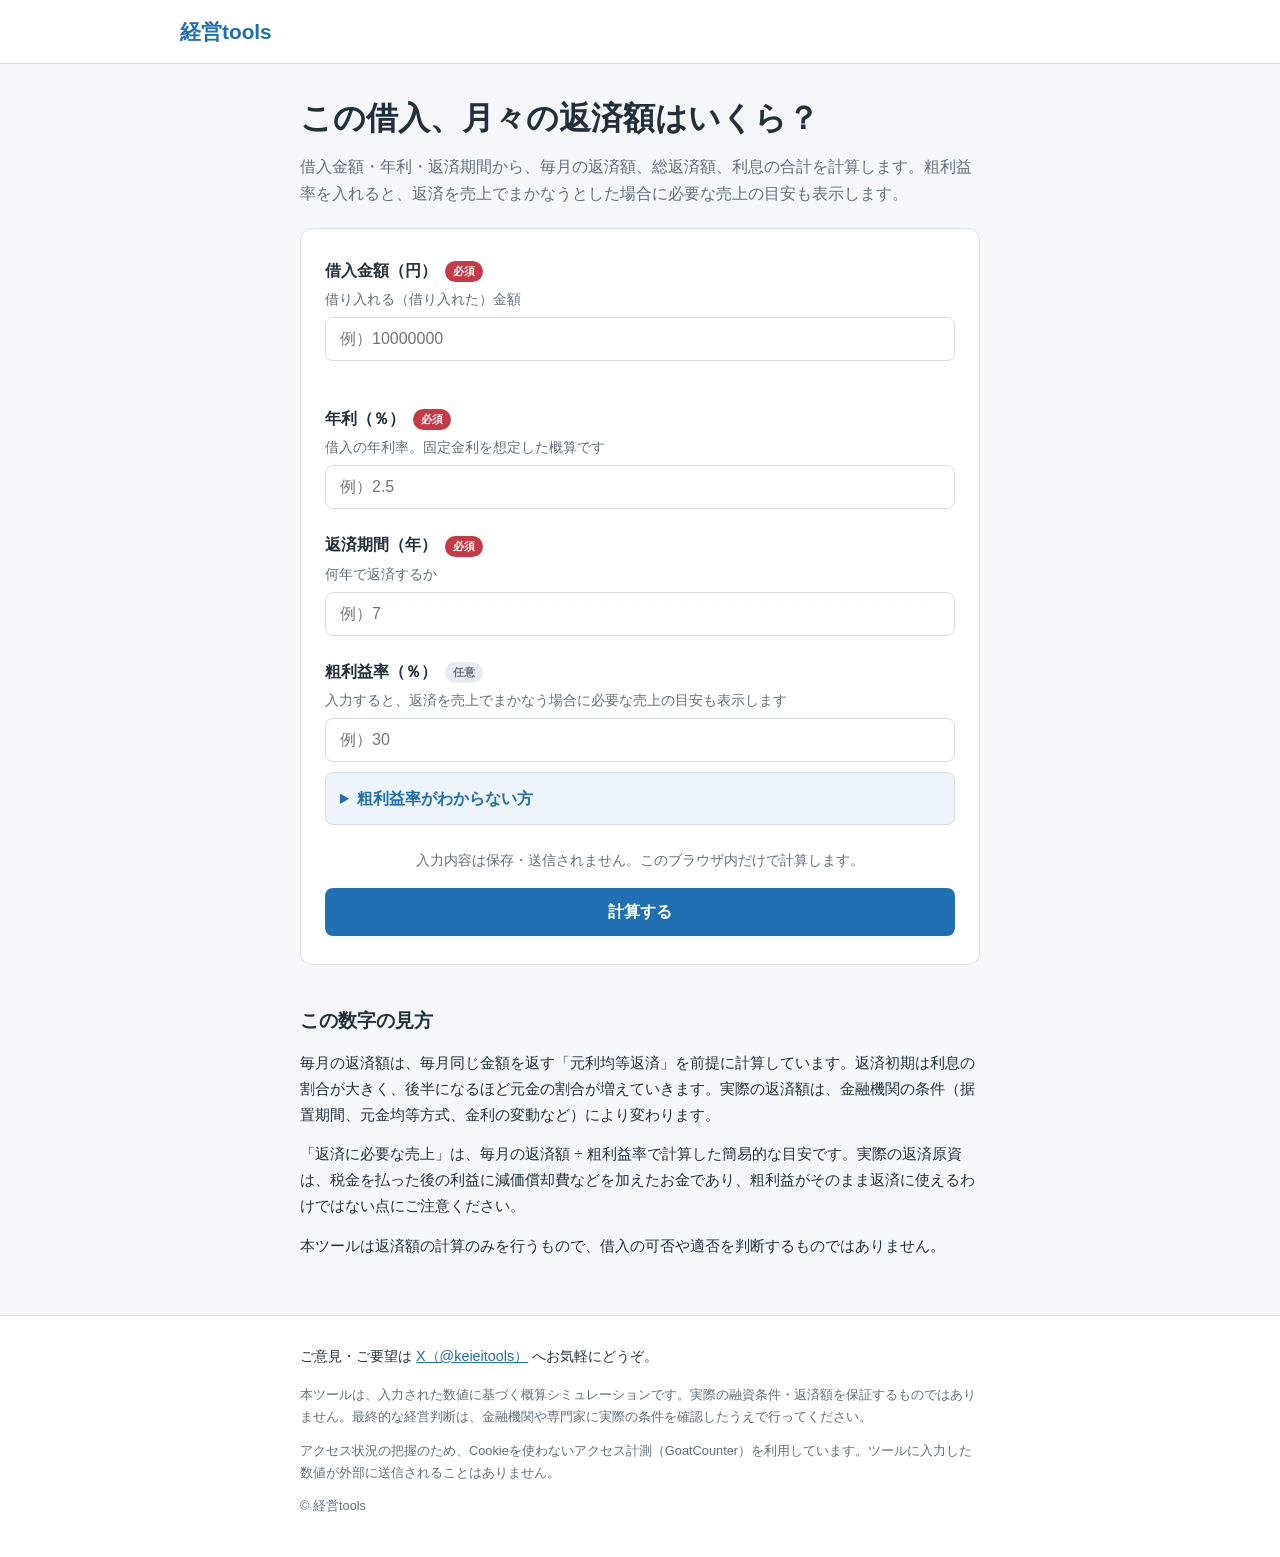
<file: loan/index.html>
<!DOCTYPE html>
<html lang="ja">
<head>
  <meta charset="UTF-8">
  <meta name="viewport" content="width=device-width, initial-scale=1">
  <title>借入の月々の返済額はいくら？返済シミュレーター｜経営tools</title>
  <meta name="description" content="借入金額・年利・返済期間から、毎月の返済額と総返済額・利息を無料で計算します（元利均等返済）。粗利益率を入れると返済に必要な売上の目安も計算できます。">
  <link rel="canonical" href="https://keiei-tools.jp/loan/">
  <meta property="og:type" content="website">
  <meta property="og:site_name" content="経営tools">
  <meta property="og:title" content="この借入、月々の返済額はいくら？">
  <meta property="og:description" content="借入金額・年利・返済期間から、毎月の返済額と総返済額を無料で計算できます。">
  <meta property="og:url" content="https://keiei-tools.jp/loan/">
  <meta property="og:image" content="https://keiei-tools.jp/og-image.png">
  <meta name="twitter:card" content="summary_large_image">
  <link rel="icon" href="../favicon.svg" type="image/svg+xml">
  <link rel="apple-touch-icon" href="../apple-touch-icon.png">
  <link rel="stylesheet" href="../css/style.css">
</head>
<body>
  <header class="site-header">
    <div class="container">
      <a class="site-logo" href="../">経営tools</a>
    </div>
  </header>

  <main class="container narrow">
    <h1 class="page-title">この借入、月々の返済額はいくら？</h1>
    <p class="page-lead">借入金額・年利・返済期間から、毎月の返済額、総返済額、利息の合計を計算します。粗利益率を入れると、返済を売上でまかなうとした場合に必要な売上の目安も表示します。</p>

    <form id="loan-form" class="panel" novalidate autocomplete="off">
      <div class="field">
        <label for="loan-amount">借入金額（円）<span class="badge badge-required">必須</span></label>
        <p class="field-desc" id="loan-amount-desc">借り入れる（借り入れた）金額</p>
        <input type="number" id="loan-amount" inputmode="numeric" min="0" step="1" placeholder="例）10000000" aria-describedby="loan-amount-desc loan-amount-error">
        <p class="field-aid" id="loan-amount-aid"></p>
        <p class="field-error" id="loan-amount-error" hidden></p>
      </div>

      <div class="field">
        <label for="annual-rate">年利（％）<span class="badge badge-required">必須</span></label>
        <p class="field-desc" id="annual-rate-desc">借入の年利率。固定金利を想定した概算です</p>
        <input type="number" id="annual-rate" inputmode="decimal" min="0" max="30" step="0.01" placeholder="例）2.5" aria-describedby="annual-rate-desc annual-rate-error">
        <p class="field-error" id="annual-rate-error" hidden></p>
      </div>

      <div class="field">
        <label for="loan-years">返済期間（年）<span class="badge badge-required">必須</span></label>
        <p class="field-desc" id="loan-years-desc">何年で返済するか</p>
        <input type="number" id="loan-years" inputmode="decimal" min="0" max="50" step="0.5" placeholder="例）7" aria-describedby="loan-years-desc loan-years-error">
        <p class="field-error" id="loan-years-error" hidden></p>
      </div>

      <div class="field">
        <label for="gross-margin">粗利益率（％）<span class="badge badge-optional">任意</span></label>
        <p class="field-desc" id="gross-margin-desc">入力すると、返済を売上でまかなう場合に必要な売上の目安も表示します</p>
        <input type="number" id="gross-margin" inputmode="decimal" min="0" max="100" step="0.1" placeholder="例）30" aria-describedby="gross-margin-desc gross-margin-error">
        <p class="field-error" id="gross-margin-error" hidden></p>

        <details class="margin-helper">
          <summary>粗利益率がわからない方</summary>
          <div class="margin-helper-body">
            <p class="field-desc">直近1年間など、わかる範囲の「売上高」と「売上原価」を入力してください。粗利益率 ＝（売上高 − 売上原価）÷ 売上高 × 100 で計算し、上の入力欄に反映します。</p>
            <div class="field">
              <label for="helper-sales">売上高（円）</label>
              <input type="number" id="helper-sales" inputmode="numeric" min="0" step="1" placeholder="例）100000000" aria-describedby="helper-sales-error">
              <p class="field-aid" id="helper-sales-aid"></p>
              <p class="field-error" id="helper-sales-error" hidden></p>
            </div>
            <div class="field">
              <label for="helper-cost">売上原価（円）</label>
              <input type="number" id="helper-cost" inputmode="numeric" min="0" step="1" placeholder="例）70000000" aria-describedby="helper-cost-error">
              <p class="field-aid" id="helper-cost-aid"></p>
              <p class="field-error" id="helper-cost-error" hidden></p>
            </div>
            <button type="button" class="btn btn-secondary" id="apply-margin">粗利益率を計算して反映</button>
            <p class="field-error" id="margin-helper-error" hidden></p>
            <p class="helper-result" id="margin-helper-result" hidden></p>
          </div>
        </details>
      </div>

      <p class="privacy-note">入力内容は保存・送信されません。このブラウザ内だけで計算します。</p>

      <button type="submit" class="btn btn-primary btn-block">計算する</button>
    </form>

    <section id="result" class="result" aria-live="polite" hidden></section>

    <section class="explain">
      <h2>この数字の見方</h2>
      <p>毎月の返済額は、毎月同じ金額を返す「元利均等返済」を前提に計算しています。返済初期は利息の割合が大きく、後半になるほど元金の割合が増えていきます。実際の返済額は、金融機関の条件（据置期間、元金均等方式、金利の変動など）により変わります。</p>
      <p>「返済に必要な売上」は、毎月の返済額 ÷ 粗利益率で計算した簡易的な目安です。実際の返済原資は、税金を払った後の利益に減価償却費などを加えたお金であり、粗利益がそのまま返済に使えるわけではない点にご注意ください。</p>
      <p>本ツールは返済額の計算のみを行うもので、借入の可否や適否を判断するものではありません。</p>
    </section>
  </main>

  <footer class="site-footer">
    <div class="container narrow">
      <p class="feedback-link">ご意見・ご要望は <a href="https://x.com/keieitools" target="_blank" rel="noopener">X（@keieitools）</a> へお気軽にどうぞ。</p>
      <p class="disclaimer">本ツールは、入力された数値に基づく概算シミュレーションです。実際の融資条件・返済額を保証するものではありません。最終的な経営判断は、金融機関や専門家に実際の条件を確認したうえで行ってください。</p>
      <p class="analytics-note">アクセス状況の把握のため、Cookieを使わないアクセス計測（GoatCounter）を利用しています。ツールに入力した数値が外部に送信されることはありません。</p>
      <p class="copyright">© 経営tools</p>
    </div>
  </footer>

  <script src="../js/common.js" defer></script>
  <script src="../js/loan.js" defer></script>
  <script data-goatcounter="https://keiei-tools.goatcounter.com/count" async src="https://gc.zgo.at/count.js"></script>
</body>
</html>
</file>
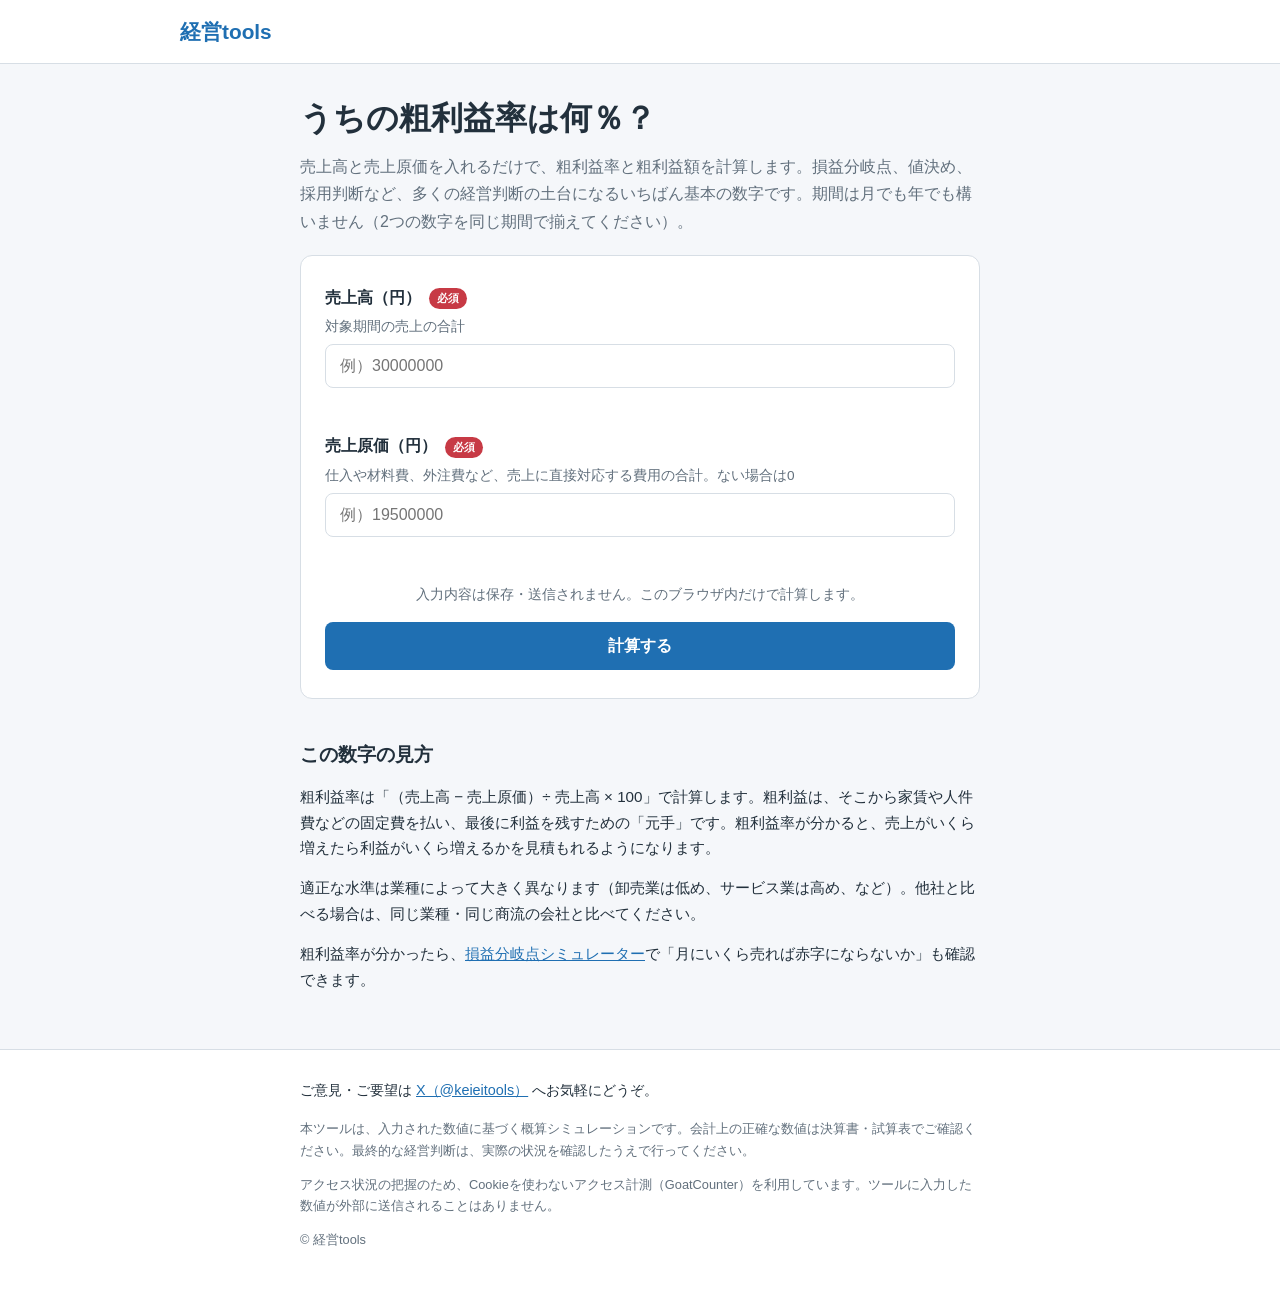
<file: margin/index.html>
<!DOCTYPE html>
<html lang="ja">
<head>
  <meta charset="UTF-8">
  <meta name="viewport" content="width=device-width, initial-scale=1">
  <title>粗利益率の計算｜うちの粗利は何％？｜経営tools</title>
  <meta name="description" content="売上高と売上原価を入れるだけで、粗利益率・粗利益額・原価率を無料で計算します。経営判断の基本になる数字です。登録不要・入力内容は保存されません。">
  <link rel="canonical" href="https://keiei-tools.jp/margin/">
  <meta property="og:type" content="website">
  <meta property="og:site_name" content="経営tools">
  <meta property="og:title" content="うちの粗利益率は何％？">
  <meta property="og:description" content="売上高と売上原価から、粗利益率・粗利益額を無料で計算できます。">
  <meta property="og:url" content="https://keiei-tools.jp/margin/">
  <meta property="og:image" content="https://keiei-tools.jp/og-image.png">
  <meta name="twitter:card" content="summary_large_image">
  <link rel="icon" href="../favicon.svg" type="image/svg+xml">
  <link rel="apple-touch-icon" href="../apple-touch-icon.png">
  <link rel="stylesheet" href="../css/style.css">
</head>
<body>
  <header class="site-header">
    <div class="container">
      <a class="site-logo" href="../">経営tools</a>
    </div>
  </header>

  <main class="container narrow">
    <h1 class="page-title">うちの粗利益率は何％？</h1>
    <p class="page-lead">売上高と売上原価を入れるだけで、粗利益率と粗利益額を計算します。損益分岐点、値決め、採用判断など、多くの経営判断の土台になるいちばん基本の数字です。期間は月でも年でも構いません（2つの数字を同じ期間で揃えてください）。</p>

    <form id="margin-form" class="panel" novalidate autocomplete="off">
      <div class="field">
        <label for="sales-amount">売上高（円）<span class="badge badge-required">必須</span></label>
        <p class="field-desc" id="sales-amount-desc">対象期間の売上の合計</p>
        <input type="number" id="sales-amount" inputmode="numeric" min="0" step="1" placeholder="例）30000000" aria-describedby="sales-amount-desc sales-amount-error">
        <p class="field-aid" id="sales-amount-aid"></p>
        <p class="field-error" id="sales-amount-error" hidden></p>
      </div>

      <div class="field">
        <label for="cost-amount">売上原価（円）<span class="badge badge-required">必須</span></label>
        <p class="field-desc" id="cost-amount-desc">仕入や材料費、外注費など、売上に直接対応する費用の合計。ない場合は0</p>
        <input type="number" id="cost-amount" inputmode="numeric" min="0" step="1" placeholder="例）19500000" aria-describedby="cost-amount-desc cost-amount-error">
        <p class="field-aid" id="cost-amount-aid"></p>
        <p class="field-error" id="cost-amount-error" hidden></p>
      </div>

      <p class="privacy-note">入力内容は保存・送信されません。このブラウザ内だけで計算します。</p>

      <button type="submit" class="btn btn-primary btn-block">計算する</button>
    </form>

    <section id="result" class="result" aria-live="polite" hidden></section>

    <section class="explain">
      <h2>この数字の見方</h2>
      <p>粗利益率は「（売上高 − 売上原価）÷ 売上高 × 100」で計算します。粗利益は、そこから家賃や人件費などの固定費を払い、最後に利益を残すための「元手」です。粗利益率が分かると、売上がいくら増えたら利益がいくら増えるかを見積もれるようになります。</p>
      <p>適正な水準は業種によって大きく異なります（卸売業は低め、サービス業は高め、など）。他社と比べる場合は、同じ業種・同じ商流の会社と比べてください。</p>
      <p>粗利益率が分かったら、<a href="../breakeven/">損益分岐点シミュレーター</a>で「月にいくら売れば赤字にならないか」も確認できます。</p>
    </section>
  </main>

  <footer class="site-footer">
    <div class="container narrow">
      <p class="feedback-link">ご意見・ご要望は <a href="https://x.com/keieitools" target="_blank" rel="noopener">X（@keieitools）</a> へお気軽にどうぞ。</p>
      <p class="disclaimer">本ツールは、入力された数値に基づく概算シミュレーションです。会計上の正確な数値は決算書・試算表でご確認ください。最終的な経営判断は、実際の状況を確認したうえで行ってください。</p>
      <p class="analytics-note">アクセス状況の把握のため、Cookieを使わないアクセス計測（GoatCounter）を利用しています。ツールに入力した数値が外部に送信されることはありません。</p>
      <p class="copyright">© 経営tools</p>
    </div>
  </footer>

  <script src="../js/common.js" defer></script>
  <script src="../js/margin.js" defer></script>
  <script data-goatcounter="https://keiei-tools.goatcounter.com/count" async src="https://gc.zgo.at/count.js"></script>
</body>
</html>
</file>
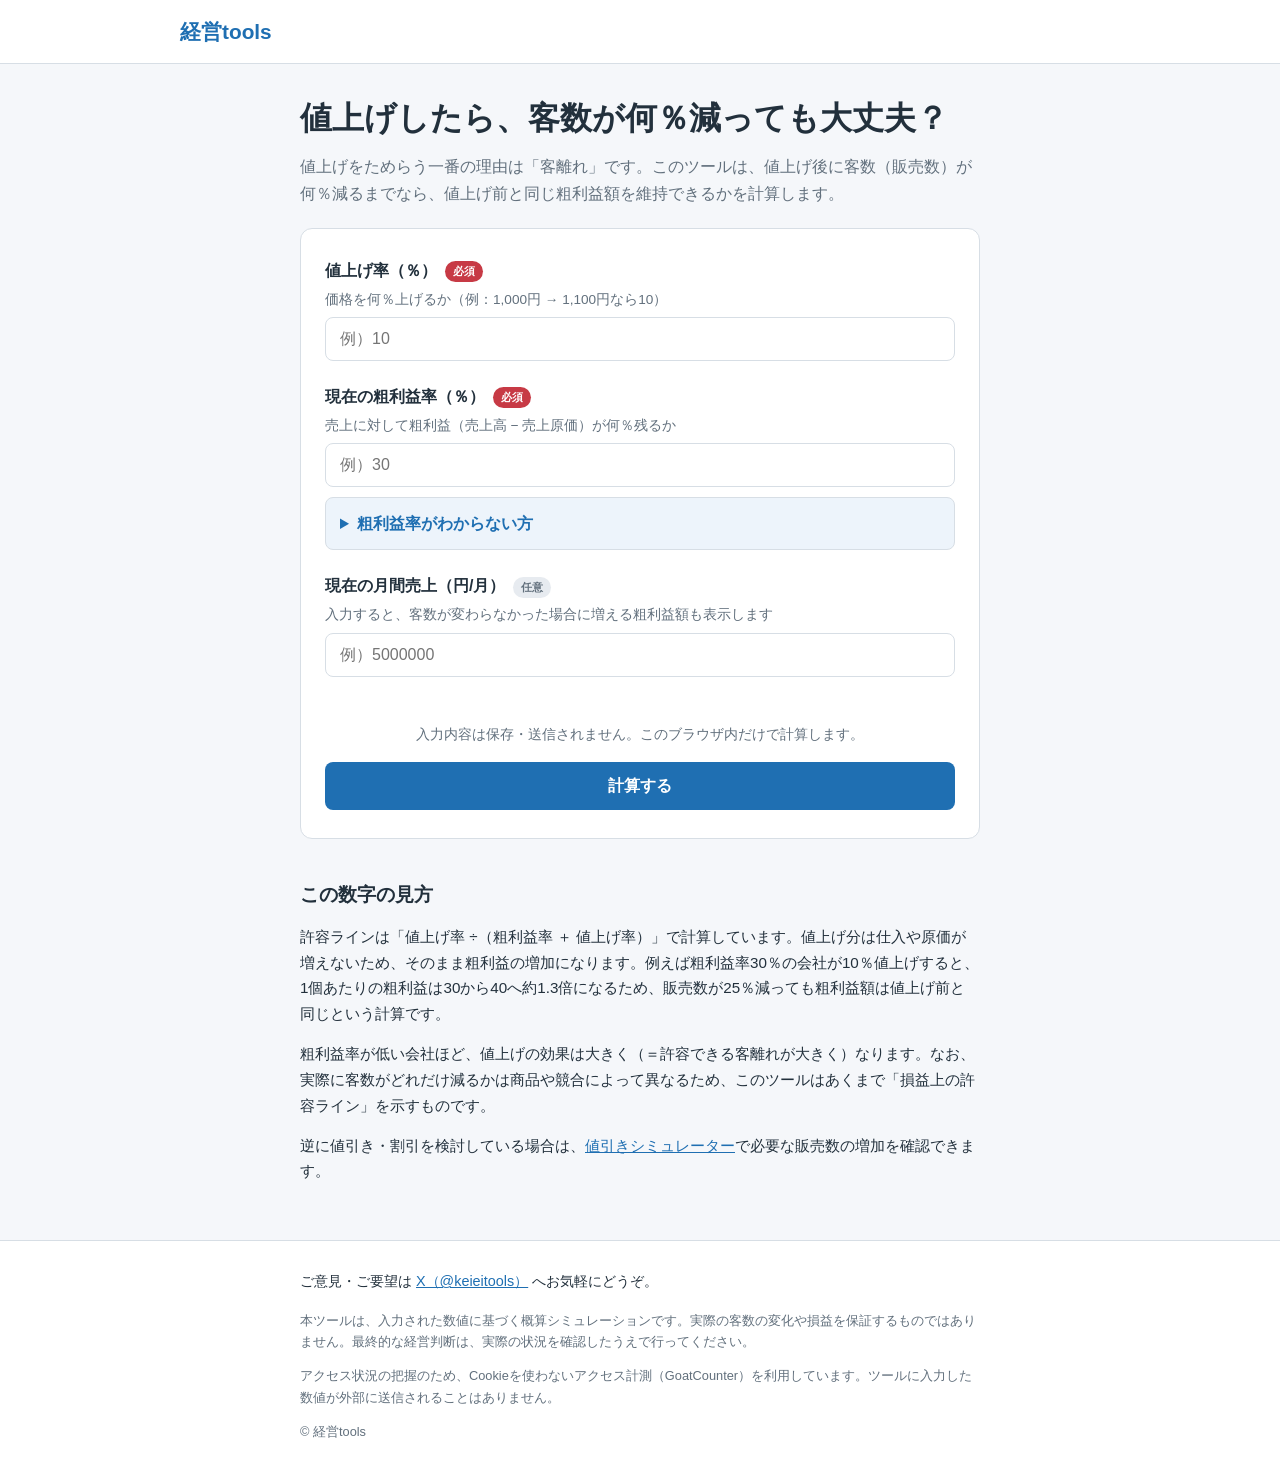
<file: price-up/index.html>
<!DOCTYPE html>
<html lang="ja">
<head>
  <meta charset="UTF-8">
  <meta name="viewport" content="width=device-width, initial-scale=1">
  <title>値上げしたら客数が何％減っても大丈夫？値上げシミュレーター｜経営tools</title>
  <meta name="description" content="値上げ率と粗利益率から、値上げ後に客数（販売数）が何％減るまでなら値上げ前の粗利益額を維持できるかを無料で計算します。登録不要・入力内容は保存されません。">
  <link rel="canonical" href="https://keiei-tools.jp/price-up/">
  <meta property="og:type" content="website">
  <meta property="og:site_name" content="経営tools">
  <meta property="og:title" content="値上げしたら、客数が何％減っても大丈夫？">
  <meta property="og:description" content="値上げ率と粗利益率から、利益を維持できる客数減少の許容ラインを無料で計算できます。">
  <meta property="og:url" content="https://keiei-tools.jp/price-up/">
  <meta property="og:image" content="https://keiei-tools.jp/og-image.png">
  <meta name="twitter:card" content="summary_large_image">
  <link rel="icon" href="../favicon.svg" type="image/svg+xml">
  <link rel="apple-touch-icon" href="../apple-touch-icon.png">
  <link rel="stylesheet" href="../css/style.css">
</head>
<body>
  <header class="site-header">
    <div class="container">
      <a class="site-logo" href="../">経営tools</a>
    </div>
  </header>

  <main class="container narrow">
    <h1 class="page-title">値上げしたら、客数が何％減っても大丈夫？</h1>
    <p class="page-lead">値上げをためらう一番の理由は「客離れ」です。このツールは、値上げ後に客数（販売数）が何％減るまでなら、値上げ前と同じ粗利益額を維持できるかを計算します。</p>

    <form id="priceup-form" class="panel" novalidate autocomplete="off">
      <div class="field">
        <label for="price-up-rate">値上げ率（％）<span class="badge badge-required">必須</span></label>
        <p class="field-desc" id="price-up-rate-desc">価格を何％上げるか（例：1,000円 → 1,100円なら10）</p>
        <input type="number" id="price-up-rate" inputmode="decimal" min="0" max="100" step="0.1" placeholder="例）10" aria-describedby="price-up-rate-desc price-up-rate-error">
        <p class="field-error" id="price-up-rate-error" hidden></p>
      </div>

      <div class="field">
        <label for="gross-margin">現在の粗利益率（％）<span class="badge badge-required">必須</span></label>
        <p class="field-desc" id="gross-margin-desc">売上に対して粗利益（売上高 − 売上原価）が何％残るか</p>
        <input type="number" id="gross-margin" inputmode="decimal" min="0" max="100" step="0.1" placeholder="例）30" aria-describedby="gross-margin-desc gross-margin-error">
        <p class="field-error" id="gross-margin-error" hidden></p>

        <details class="margin-helper">
          <summary>粗利益率がわからない方</summary>
          <div class="margin-helper-body">
            <p class="field-desc">直近1年間など、わかる範囲の「売上高」と「売上原価」を入力してください。粗利益率 ＝（売上高 − 売上原価）÷ 売上高 × 100 で計算し、上の入力欄に反映します。</p>
            <div class="field">
              <label for="helper-sales">売上高（円）</label>
              <input type="number" id="helper-sales" inputmode="numeric" min="0" step="1" placeholder="例）100000000" aria-describedby="helper-sales-error">
              <p class="field-aid" id="helper-sales-aid"></p>
              <p class="field-error" id="helper-sales-error" hidden></p>
            </div>
            <div class="field">
              <label for="helper-cost">売上原価（円）</label>
              <input type="number" id="helper-cost" inputmode="numeric" min="0" step="1" placeholder="例）70000000" aria-describedby="helper-cost-error">
              <p class="field-aid" id="helper-cost-aid"></p>
              <p class="field-error" id="helper-cost-error" hidden></p>
            </div>
            <button type="button" class="btn btn-secondary" id="apply-margin">粗利益率を計算して反映</button>
            <p class="field-error" id="margin-helper-error" hidden></p>
            <p class="helper-result" id="margin-helper-result" hidden></p>
          </div>
        </details>
      </div>

      <div class="field">
        <label for="monthly-sales">現在の月間売上（円/月）<span class="badge badge-optional">任意</span></label>
        <p class="field-desc" id="monthly-sales-desc">入力すると、客数が変わらなかった場合に増える粗利益額も表示します</p>
        <input type="number" id="monthly-sales" inputmode="numeric" min="0" step="1" placeholder="例）5000000" aria-describedby="monthly-sales-desc monthly-sales-error">
        <p class="field-aid" id="monthly-sales-aid"></p>
        <p class="field-error" id="monthly-sales-error" hidden></p>
      </div>

      <p class="privacy-note">入力内容は保存・送信されません。このブラウザ内だけで計算します。</p>

      <button type="submit" class="btn btn-primary btn-block">計算する</button>
    </form>

    <section id="result" class="result" aria-live="polite" hidden></section>

    <section class="explain">
      <h2>この数字の見方</h2>
      <p>許容ラインは「値上げ率 ÷（粗利益率 ＋ 値上げ率）」で計算しています。値上げ分は仕入や原価が増えないため、そのまま粗利益の増加になります。例えば粗利益率30％の会社が10％値上げすると、1個あたりの粗利益は30から40へ約1.3倍になるため、販売数が25％減っても粗利益額は値上げ前と同じという計算です。</p>
      <p>粗利益率が低い会社ほど、値上げの効果は大きく（＝許容できる客離れが大きく）なります。なお、実際に客数がどれだけ減るかは商品や競合によって異なるため、このツールはあくまで「損益上の許容ライン」を示すものです。</p>
      <p>逆に値引き・割引を検討している場合は、<a href="../discount/">値引きシミュレーター</a>で必要な販売数の増加を確認できます。</p>
    </section>
  </main>

  <footer class="site-footer">
    <div class="container narrow">
      <p class="feedback-link">ご意見・ご要望は <a href="https://x.com/keieitools" target="_blank" rel="noopener">X（@keieitools）</a> へお気軽にどうぞ。</p>
      <p class="disclaimer">本ツールは、入力された数値に基づく概算シミュレーションです。実際の客数の変化や損益を保証するものではありません。最終的な経営判断は、実際の状況を確認したうえで行ってください。</p>
      <p class="analytics-note">アクセス状況の把握のため、Cookieを使わないアクセス計測（GoatCounter）を利用しています。ツールに入力した数値が外部に送信されることはありません。</p>
      <p class="copyright">© 経営tools</p>
    </div>
  </footer>

  <script src="../js/common.js" defer></script>
  <script src="../js/price-up.js" defer></script>
  <script data-goatcounter="https://keiei-tools.goatcounter.com/count" async src="https://gc.zgo.at/count.js"></script>
</body>
</html>
</file>
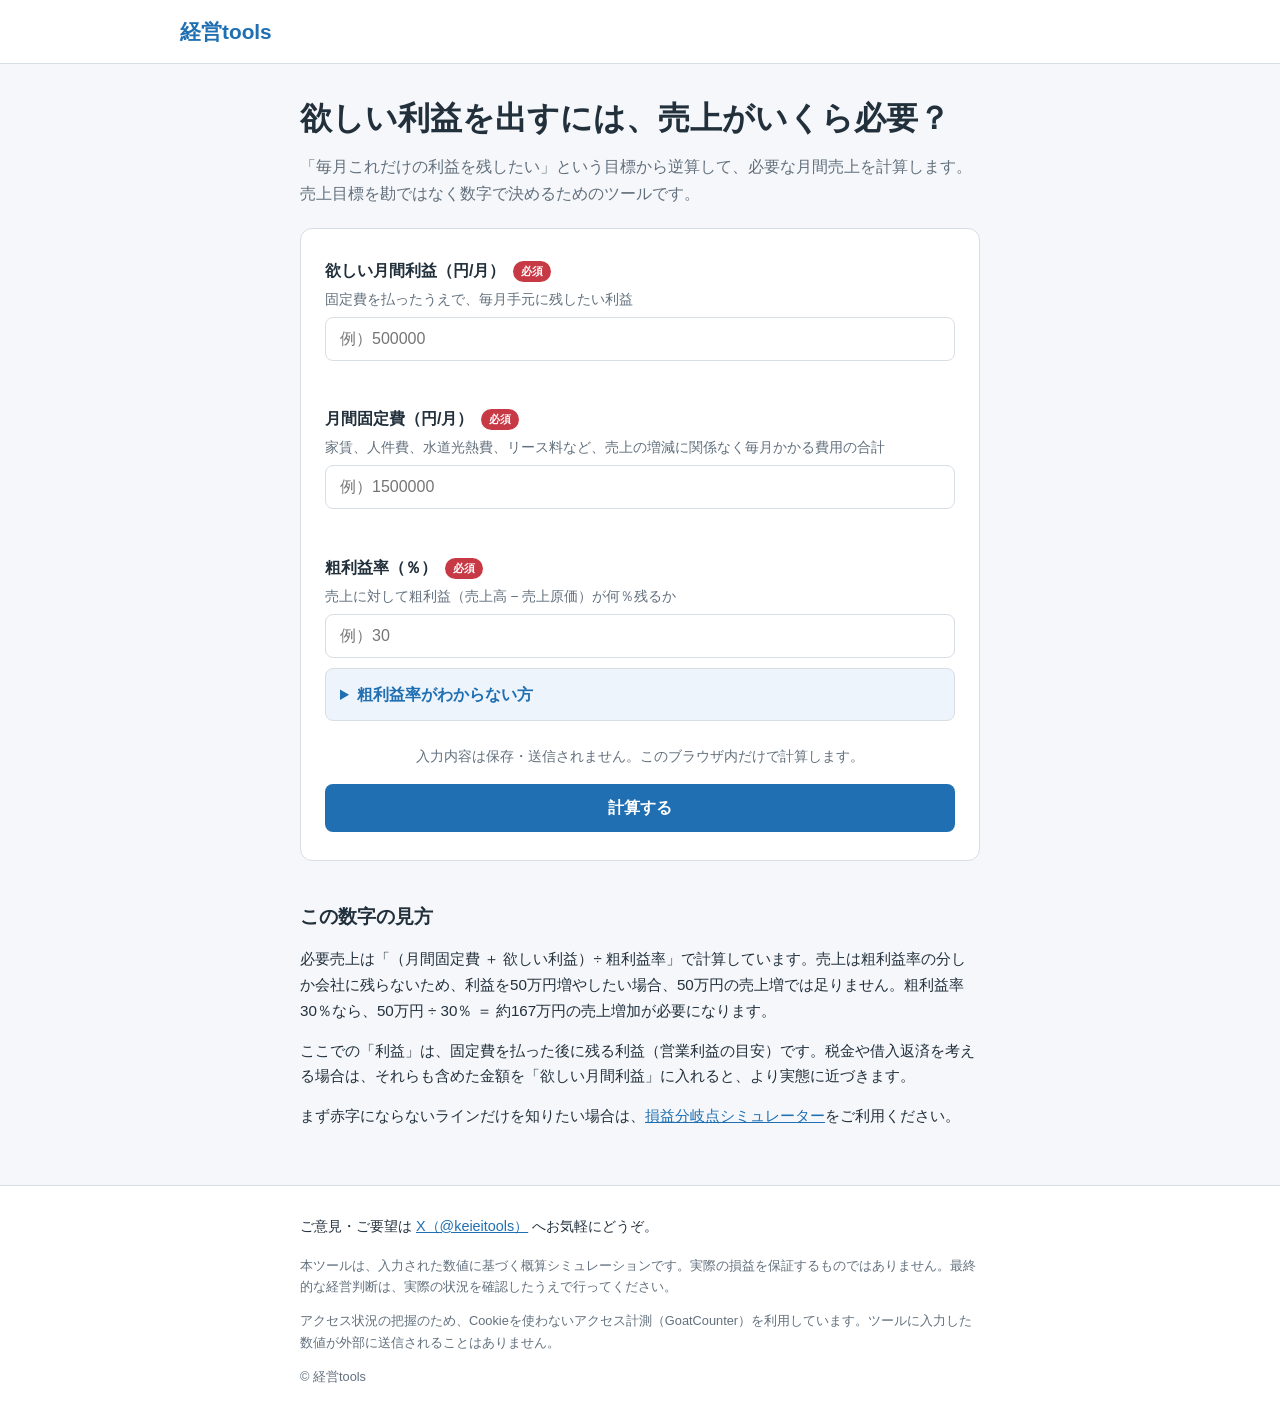
<file: target-profit/index.html>
<!DOCTYPE html>
<html lang="ja">
<head>
  <meta charset="UTF-8">
  <meta name="viewport" content="width=device-width, initial-scale=1">
  <title>欲しい利益を出すには売上がいくら必要？目標利益シミュレーター｜経営tools</title>
  <meta name="description" content="毎月残したい利益と固定費、粗利益率から、目標利益を達成するために必要な月間売上を逆算します。無料・登録不要・入力内容は保存されません。">
  <link rel="canonical" href="https://keiei-tools.jp/target-profit/">
  <meta property="og:type" content="website">
  <meta property="og:site_name" content="経営tools">
  <meta property="og:title" content="欲しい利益を出すには、売上がいくら必要？">
  <meta property="og:description" content="毎月残したい利益から逆算して、必要な月間売上を無料で計算できます。">
  <meta property="og:url" content="https://keiei-tools.jp/target-profit/">
  <meta property="og:image" content="https://keiei-tools.jp/og-image.png">
  <meta name="twitter:card" content="summary_large_image">
  <link rel="icon" href="../favicon.svg" type="image/svg+xml">
  <link rel="apple-touch-icon" href="../apple-touch-icon.png">
  <link rel="stylesheet" href="../css/style.css">
</head>
<body>
  <header class="site-header">
    <div class="container">
      <a class="site-logo" href="../">経営tools</a>
    </div>
  </header>

  <main class="container narrow">
    <h1 class="page-title">欲しい利益を出すには、売上がいくら必要？</h1>
    <p class="page-lead">「毎月これだけの利益を残したい」という目標から逆算して、必要な月間売上を計算します。売上目標を勘ではなく数字で決めるためのツールです。</p>

    <form id="target-form" class="panel" novalidate autocomplete="off">
      <div class="field">
        <label for="target-profit">欲しい月間利益（円/月）<span class="badge badge-required">必須</span></label>
        <p class="field-desc" id="target-profit-desc">固定費を払ったうえで、毎月手元に残したい利益</p>
        <input type="number" id="target-profit" inputmode="numeric" min="0" step="1" placeholder="例）500000" aria-describedby="target-profit-desc target-profit-error">
        <p class="field-aid" id="target-profit-aid"></p>
        <p class="field-error" id="target-profit-error" hidden></p>
      </div>

      <div class="field">
        <label for="monthly-fixed-cost">月間固定費（円/月）<span class="badge badge-required">必須</span></label>
        <p class="field-desc" id="monthly-fixed-cost-desc">家賃、人件費、水道光熱費、リース料など、売上の増減に関係なく毎月かかる費用の合計</p>
        <input type="number" id="monthly-fixed-cost" inputmode="numeric" min="0" step="1" placeholder="例）1500000" aria-describedby="monthly-fixed-cost-desc monthly-fixed-cost-error">
        <p class="field-aid" id="monthly-fixed-cost-aid"></p>
        <p class="field-error" id="monthly-fixed-cost-error" hidden></p>
      </div>

      <div class="field">
        <label for="gross-margin">粗利益率（％）<span class="badge badge-required">必須</span></label>
        <p class="field-desc" id="gross-margin-desc">売上に対して粗利益（売上高 − 売上原価）が何％残るか</p>
        <input type="number" id="gross-margin" inputmode="decimal" min="0" max="100" step="0.1" placeholder="例）30" aria-describedby="gross-margin-desc gross-margin-error">
        <p class="field-error" id="gross-margin-error" hidden></p>

        <details class="margin-helper">
          <summary>粗利益率がわからない方</summary>
          <div class="margin-helper-body">
            <p class="field-desc">直近1年間など、わかる範囲の「売上高」と「売上原価」を入力してください。粗利益率 ＝（売上高 − 売上原価）÷ 売上高 × 100 で計算し、上の入力欄に反映します。</p>
            <div class="field">
              <label for="helper-sales">売上高（円）</label>
              <input type="number" id="helper-sales" inputmode="numeric" min="0" step="1" placeholder="例）100000000" aria-describedby="helper-sales-error">
              <p class="field-aid" id="helper-sales-aid"></p>
              <p class="field-error" id="helper-sales-error" hidden></p>
            </div>
            <div class="field">
              <label for="helper-cost">売上原価（円）</label>
              <input type="number" id="helper-cost" inputmode="numeric" min="0" step="1" placeholder="例）70000000" aria-describedby="helper-cost-error">
              <p class="field-aid" id="helper-cost-aid"></p>
              <p class="field-error" id="helper-cost-error" hidden></p>
            </div>
            <button type="button" class="btn btn-secondary" id="apply-margin">粗利益率を計算して反映</button>
            <p class="field-error" id="margin-helper-error" hidden></p>
            <p class="helper-result" id="margin-helper-result" hidden></p>
          </div>
        </details>
      </div>

      <p class="privacy-note">入力内容は保存・送信されません。このブラウザ内だけで計算します。</p>

      <button type="submit" class="btn btn-primary btn-block">計算する</button>
    </form>

    <section id="result" class="result" aria-live="polite" hidden></section>

    <section class="explain">
      <h2>この数字の見方</h2>
      <p>必要売上は「（月間固定費 ＋ 欲しい利益）÷ 粗利益率」で計算しています。売上は粗利益率の分しか会社に残らないため、利益を50万円増やしたい場合、50万円の売上増では足りません。粗利益率30％なら、50万円 ÷ 30％ ＝ 約167万円の売上増加が必要になります。</p>
      <p>ここでの「利益」は、固定費を払った後に残る利益（営業利益の目安）です。税金や借入返済を考える場合は、それらも含めた金額を「欲しい月間利益」に入れると、より実態に近づきます。</p>
      <p>まず赤字にならないラインだけを知りたい場合は、<a href="../breakeven/">損益分岐点シミュレーター</a>をご利用ください。</p>
    </section>
  </main>

  <footer class="site-footer">
    <div class="container narrow">
      <p class="feedback-link">ご意見・ご要望は <a href="https://x.com/keieitools" target="_blank" rel="noopener">X（@keieitools）</a> へお気軽にどうぞ。</p>
      <p class="disclaimer">本ツールは、入力された数値に基づく概算シミュレーションです。実際の損益を保証するものではありません。最終的な経営判断は、実際の状況を確認したうえで行ってください。</p>
      <p class="analytics-note">アクセス状況の把握のため、Cookieを使わないアクセス計測（GoatCounter）を利用しています。ツールに入力した数値が外部に送信されることはありません。</p>
      <p class="copyright">© 経営tools</p>
    </div>
  </footer>

  <script src="../js/common.js" defer></script>
  <script src="../js/target-profit.js" defer></script>
  <script data-goatcounter="https://keiei-tools.goatcounter.com/count" async src="https://gc.zgo.at/count.js"></script>
</body>
</html>
</file>
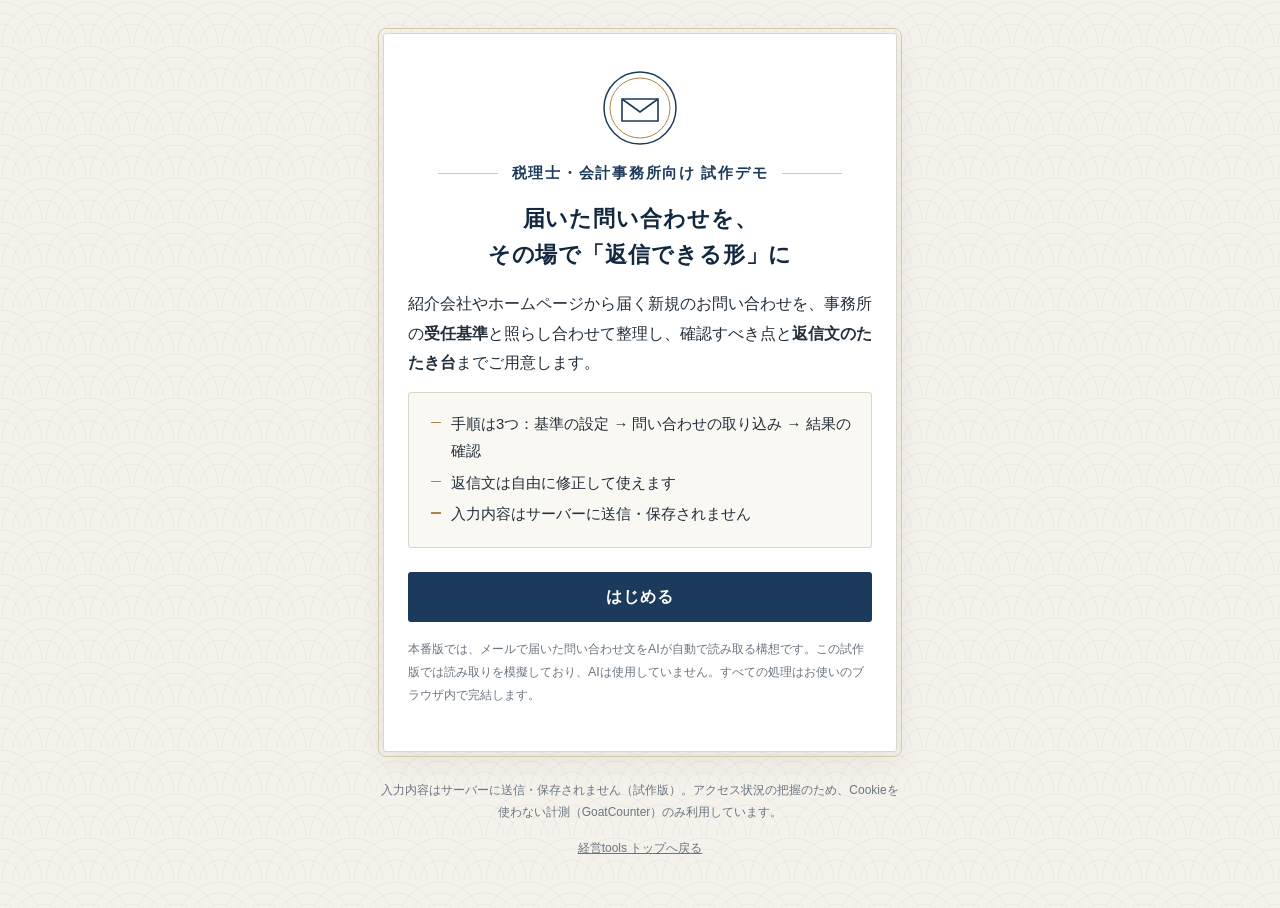
<file: toiawase/index.html>
<!DOCTYPE html>
<html lang="ja">
<head>
  <meta charset="UTF-8">
  <meta name="viewport" content="width=device-width, initial-scale=1">
  <title>問い合わせ対応アシスタント（試作版）</title>
  <meta name="robots" content="noindex">
  <link rel="stylesheet" href="style.css?v=2">
</head>
<body>
  <main class="app">

    <!-- 導入 -->
    <section id="s-intro" class="screen" hidden>
      <div class="card">
        <div class="emblem" aria-hidden="true">
          <svg viewBox="0 0 76 76" xmlns="http://www.w3.org/2000/svg">
            <circle cx="38" cy="38" r="36" fill="none" stroke="#1c3a5b" stroke-width="1.5"/>
            <circle cx="38" cy="38" r="30" fill="none" stroke="#a8854a" stroke-width="1"/>
            <path d="M20 29 h36 v22 h-36 Z" fill="none" stroke="#1c3a5b" stroke-width="1.6"/>
            <path d="M20 29 L38 42 L56 29" fill="none" stroke="#1c3a5b" stroke-width="1.6"/>
            <circle cx="38" cy="34" r="0" fill="#a8854a"/>
          </svg>
        </div>
        <p class="office-label">税理士・会計事務所向け 試作デモ</p>
        <h1>届いた問い合わせを、<br>その場で「返信できる形」に</h1>
        <p>紹介会社やホームページから届く新規のお問い合わせを、事務所の<strong>受任基準</strong>と照らし合わせて整理し、確認すべき点と<strong>返信文のたたき台</strong>までご用意します。</p>
        <ul class="intro-points">
          <li>手順は3つ：基準の設定 → 問い合わせの取り込み → 結果の確認</li>
          <li>返信文は自由に修正して使えます</li>
          <li>入力内容はサーバーに送信・保存されません</li>
        </ul>
        <button class="btn btn-primary btn-block" id="btn-start" type="button">はじめる</button>
        <p class="privacy">本番版では、メールで届いた問い合わせ文をAIが自動で読み取る構想です。この試作版では読み取りを模擬しており、AIは使用していません。すべての処理はお使いのブラウザ内で完結します。</p>
      </div>
    </section>

    <!-- 手順1: 受任基準 -->
    <section id="s-criteria" class="screen" hidden>
      <div class="card">
        <div class="progress"><div class="progress-bar" style="width: 33%"></div></div>
        <p class="step-label">手順 1 / 3　受任基準の設定</p>
        <h2>事務所の受任基準を教えてください</h2>
        <p class="q-note">新しい問い合わせを受けるかどうかの、事務所としてのめやすです。あとから何度でも変えられます。</p>

        <p class="group-label">対応したい業種（複数選べます）</p>
        <div class="chips" id="c-industry"></div>
        <p class="q-error" id="c-industry-error" hidden>1つ以上選んでください。</p>

        <p class="group-label">月額顧問料のめやす（下限）</p>
        <div class="chips" id="c-fee"></div>

        <p class="group-label">記帳代行</p>
        <div class="chips" id="c-kicho"></div>

        <p class="group-label">対応エリア</p>
        <div class="chips" id="c-area"></div>

        <div class="nav-row">
          <button class="btn btn-ghost" id="btn-criteria-back" type="button">戻る</button>
          <button class="btn btn-primary" id="btn-criteria-next" type="button">次へ</button>
        </div>
      </div>
    </section>

    <!-- 手順2: 問い合わせの取り込み -->
    <section id="s-inquiry" class="screen" hidden>
      <div class="card">
        <div class="progress"><div class="progress-bar" style="width: 66%"></div></div>
        <p class="step-label">手順 2 / 3　問い合わせの取り込み</p>
        <h2>届いた問い合わせを選んでください</h2>
        <p class="q-note">試作版のため、サンプルのお問い合わせメールを3通ご用意しました。実際の問い合わせを想定して、どれか1通を選んでください。</p>
        <div class="tabs" id="sample-tabs">
          <button class="tab" data-sample="a" type="button">サンプルA</button>
          <button class="tab" data-sample="b" type="button">サンプルB</button>
          <button class="tab" data-sample="c" type="button">サンプルC</button>
        </div>
        <div class="mail-box" id="mail-box"></div>
        <button class="btn btn-primary btn-block" id="btn-import" type="button">このメールを取り込む</button>
        <button class="btn btn-ghost btn-block" id="btn-manual" type="button">サンプルを使わず、内容を自分で入力する</button>
        <div class="nav-row">
          <button class="btn btn-ghost" id="btn-inquiry-back" type="button">戻る</button>
        </div>
      </div>
    </section>

    <!-- 処理中 -->
    <section id="s-generating" class="screen" hidden>
      <div class="card center">
        <div class="spinner" aria-hidden="true"></div>
        <p id="generating-text">メールの内容を読み取っています…</p>
      </div>
    </section>

    <!-- 手順2b: 読み取り内容の確認・入力 -->
    <section id="s-fields" class="screen" hidden>
      <div class="card">
        <div class="progress"><div class="progress-bar" style="width: 66%"></div></div>
        <p class="step-label">手順 2 / 3　内容の確認</p>
        <h2 id="fields-title">読み取った内容をご確認ください</h2>
        <p class="q-note" id="fields-note">本番版では、ここまでをAIが自動で入力する想定です。違っている箇所があれば直してください。</p>

        <p class="group-label">業種</p>
        <div class="chips" id="i-industry"></div>
        <p class="q-error" id="i-industry-error" hidden>1つ選んでください。</p>

        <p class="group-label">希望されている内容（複数選べます）</p>
        <div class="chips" id="i-services"></div>
        <p class="q-error" id="i-services-error" hidden>1つ以上選んでください。</p>

        <p class="group-label">希望予算（月額）</p>
        <div class="chips" id="i-budget"></div>
        <p class="q-error" id="i-budget-error" hidden>1つ選んでください。</p>

        <p class="group-label">所在地</p>
        <div class="chips" id="i-location"></div>
        <p class="q-error" id="i-location-error" hidden>1つ選んでください。</p>

        <div class="nav-row">
          <button class="btn btn-ghost" id="btn-fields-back" type="button">戻る</button>
          <button class="btn btn-primary" id="btn-analyze" type="button">受任基準と照合する</button>
        </div>
      </div>
    </section>

    <!-- 手順3: 結果 -->
    <section id="s-result" class="screen" hidden>
      <div class="card">
        <div class="progress"><div class="progress-bar" style="width: 100%"></div></div>
        <p class="step-label">手順 3 / 3　照合結果</p>
        <h2>受任基準と照合しました</h2>
        <p class="result-summary" id="result-summary"></p>
        <div class="check-list" id="check-list"></div>

        <h2 class="result-h">面談・返信の前に確認したいこと</h2>
        <ul class="intro-points" id="confirm-list"></ul>

        <h2 class="result-h">返信文のたたき台</h2>
        <p class="q-note" id="reply-note"></p>
        <div class="tabs" id="reply-tabs">
          <button class="tab" data-reply="meet" type="button">面談をご案内</button>
          <button class="tab" data-reply="ask" type="button">追加で確認</button>
          <button class="tab" data-reply="decline" type="button">今回は見送り</button>
        </div>
        <textarea id="reply-text" rows="14"></textarea>
        <button class="btn btn-primary btn-block" id="btn-copy" type="button">返信文をコピーする</button>
        <p class="privacy">返信文はあくまでたたき台です。事務所のお名前や日時などの「◯◯」部分を埋め、内容をご確認のうえでお使いください。受任するかどうかの最終判断はご自身で行ってください。</p>
        <div class="nav-row">
          <button class="btn btn-ghost" id="btn-result-back" type="button">内容を直す</button>
          <button class="btn btn-ghost" id="btn-restart" type="button">別の問い合わせを試す</button>
        </div>
      </div>
    </section>

  </main>

  <div class="toast" id="toast" role="status"></div>

  <footer class="app-footer">
    <p>入力内容はサーバーに送信・保存されません（試作版）。アクセス状況の把握のため、Cookieを使わない計測（GoatCounter）のみ利用しています。</p>
    <p><a href="../">経営tools トップへ戻る</a></p>
  </footer>

  <script src="app.js?v=2"></script>
  <script data-goatcounter="https://keiei-tools.goatcounter.com/count" async src="https://gc.zgo.at/count.js"></script>
</body>
</html>
</file>
<file: css/style.css>
/* ============================================================
   経営tools 共通スタイル
   - 外部フォント・フレームワーク不使用（OS標準の日本語フォント）
   - 清潔感・信頼感・数字の読みやすさを優先
   ============================================================ */

:root {
  --color-bg: #f5f7fa;
  --color-surface: #ffffff;
  --color-text: #22303c;
  --color-muted: #62707d;
  --color-primary: #1f6fb2;
  --color-primary-dark: #185a91;
  --color-accent-bg: #edf4fb;
  --color-border: #d7dee5;
  --color-error: #c73a45;
  --color-success: #1e7e4d;
}

* {
  box-sizing: border-box;
}

html {
  -webkit-text-size-adjust: 100%;
}

body {
  margin: 0;
  background: var(--color-bg);
  color: var(--color-text);
  font-family: -apple-system, BlinkMacSystemFont, "Segoe UI",
    "Hiragino Kaku Gothic ProN", "Hiragino Sans", "Yu Gothic UI",
    "Yu Gothic", "Meiryo", sans-serif;
  font-size: 16px;
  line-height: 1.7;
}

[hidden] {
  display: none !important;
}

a {
  color: var(--color-primary);
}

:focus-visible {
  outline: 3px solid rgba(31, 111, 178, 0.45);
  outline-offset: 2px;
}

.container {
  max-width: 960px;
  margin: 0 auto;
  padding-left: 20px;
  padding-right: 20px;
}

.container.narrow {
  max-width: 720px;
}

/* ---------- ヘッダー ---------- */

.site-header {
  background: var(--color-surface);
  border-bottom: 1px solid var(--color-border);
}

.site-logo {
  display: inline-block;
  padding: 14px 0;
  font-size: 1.3rem;
  font-weight: 700;
  color: var(--color-primary);
  text-decoration: none;
}

/* ---------- トップページ ---------- */

.hero {
  padding: 56px 0 36px;
  text-align: center;
}

.hero h1 {
  margin: 0 0 14px;
  font-size: clamp(1.6rem, 4.5vw, 2.3rem);
  line-height: 1.4;
}

.hero-lead {
  margin: 0;
  color: var(--color-muted);
}

.tools {
  padding: 8px 0 64px;
}

.tools h2 {
  margin: 0 0 20px;
  text-align: center;
  font-size: 1.3rem;
}

.tool-card {
  max-width: 560px;
  margin: 0 auto;
  padding: 28px 24px;
  background: var(--color-surface);
  border: 1px solid var(--color-border);
  border-radius: 12px;
  box-shadow: 0 2px 8px rgba(34, 48, 60, 0.06);
}

.tool-card h3 {
  margin: 0 0 10px;
  font-size: 1.2rem;
  line-height: 1.5;
}

.tool-card p {
  margin: 0 0 20px;
  font-size: 0.95rem;
}

.tool-note {
  margin: 14px 0 0 !important;
  font-size: 0.85rem;
  color: var(--color-muted);
  text-align: center;
}

.tools-note {
  margin: 0 0 20px;
  text-align: center;
  font-size: 0.85rem;
  color: var(--color-muted);
}

.tool-grid {
  display: grid;
  grid-template-columns: 1fr;
  gap: 20px;
}

.tool-grid .tool-card {
  max-width: none;
  margin: 0;
  display: flex;
  flex-direction: column;
  padding: 24px 20px;
}

.tool-grid .tool-card h3 {
  font-size: 1.1rem;
}

.tool-grid .tool-card p {
  flex: 1 1 auto;
  margin-bottom: 16px;
}

@media (min-width: 640px) {
  .tool-grid {
    grid-template-columns: repeat(2, 1fr);
  }
}

@media (min-width: 960px) {
  .tool-grid {
    grid-template-columns: repeat(3, 1fr);
  }
}

/* ---------- ボタン ---------- */

.btn {
  display: inline-block;
  min-height: 48px;
  padding: 12px 28px;
  border: none;
  border-radius: 8px;
  font-family: inherit;
  font-size: 1rem;
  font-weight: 700;
  line-height: 1.5;
  text-align: center;
  text-decoration: none;
  cursor: pointer;
}

.btn-primary {
  background: var(--color-primary);
  color: #fff;
}

.btn-primary:hover {
  background: var(--color-primary-dark);
}

.btn-secondary {
  background: var(--color-surface);
  color: var(--color-primary);
  border: 1px solid var(--color-primary);
}

.btn-secondary:hover {
  background: var(--color-accent-bg);
}

.btn-block {
  display: block;
  width: 100%;
}

/* ---------- ツールページ共通 ---------- */

.page-title {
  margin: 32px 0 12px;
  font-size: clamp(1.5rem, 4.5vw, 2rem);
  line-height: 1.4;
}

.page-lead {
  margin: 0 0 20px;
  color: var(--color-muted);
}

.note-box {
  margin: 0 0 28px;
  padding: 14px 16px;
  background: var(--color-accent-bg);
  border-left: 4px solid var(--color-primary);
  border-radius: 0 8px 8px 0;
  font-size: 0.95rem;
}

.note-box p {
  margin: 0;
}

.panel {
  padding: 28px 24px;
  background: var(--color-surface);
  border: 1px solid var(--color-border);
  border-radius: 12px;
}

/* ---------- フォーム ---------- */

.field {
  margin-bottom: 22px;
}

.field label {
  display: block;
  margin-bottom: 4px;
  font-weight: 700;
}

.badge {
  display: inline-block;
  margin-left: 8px;
  padding: 1px 8px;
  border-radius: 999px;
  font-size: 0.7rem;
  font-weight: 700;
  vertical-align: middle;
}

.badge-required {
  background: var(--color-error);
  color: #fff;
}

.badge-optional {
  background: #e7ebf0;
  color: var(--color-muted);
}

.field-desc {
  margin: 0 0 6px;
  font-size: 0.85rem;
  color: var(--color-muted);
}

input[type="number"] {
  width: 100%;
  padding: 12px 14px;
  border: 1px solid var(--color-border);
  border-radius: 8px;
  background: var(--color-surface);
  color: var(--color-text);
  font-family: inherit;
  font-size: 16px;
}

input[type="number"]:focus {
  border-color: var(--color-primary);
  outline: 2px solid rgba(31, 111, 178, 0.35);
  outline-offset: 1px;
}

input[type="number"].input-error {
  border-color: var(--color-error);
}

/* 数値入力のスピンボタンを非表示（金額入力では不要のため） */
input[type="number"]::-webkit-outer-spin-button,
input[type="number"]::-webkit-inner-spin-button {
  -webkit-appearance: none;
  margin: 0;
}

input[type="number"] {
  -moz-appearance: textfield;
}

.field-aid {
  margin: 6px 0 0;
  min-height: 1.2em;
  font-size: 0.85rem;
  color: var(--color-muted);
}

.field-error {
  margin: 6px 0 0;
  font-size: 0.85rem;
  font-weight: 700;
  color: var(--color-error);
}

/* ---------- 粗利益率の補助機能 ---------- */

.margin-helper {
  margin-top: 10px;
  background: var(--color-accent-bg);
  border: 1px solid var(--color-border);
  border-radius: 8px;
}

.margin-helper summary {
  padding: 12px 14px;
  color: var(--color-primary);
  font-weight: 700;
  cursor: pointer;
}

.margin-helper-body {
  padding: 4px 14px 16px;
}

.margin-helper-body .field {
  margin-bottom: 14px;
}

.helper-result {
  margin: 10px 0 0;
  font-size: 0.9rem;
  font-weight: 700;
  color: var(--color-success);
}

.privacy-note {
  margin: 24px 0 16px;
  text-align: center;
  font-size: 0.85rem;
  color: var(--color-muted);
}

/* ---------- 結果表示 ---------- */

.result {
  margin-top: 32px;
  padding: 28px 24px;
  background: var(--color-surface);
  border: 2px solid var(--color-primary);
  border-radius: 12px;
}

.result-kicker {
  display: inline-block;
  margin: 0 0 14px;
  padding: 4px 14px;
  background: var(--color-primary);
  color: #fff;
  border-radius: 999px;
  font-size: 0.8rem;
  font-weight: 700;
  letter-spacing: 0.05em;
}

.result-hero-label {
  margin: 0;
  font-size: 0.9rem;
  color: var(--color-muted);
}

.result-hero {
  margin: 4px 0 12px;
  font-size: 1.1rem;
}

.result-hero strong {
  font-size: clamp(2rem, 8vw, 2.75rem);
  font-weight: 800;
  color: var(--color-primary);
  line-height: 1.3;
}

.result-lead {
  margin: 0;
  font-size: 0.9rem;
  color: var(--color-muted);
}

/* 数字ではなく文章で結論を伝える場合の表示 */
.result-message {
  margin: 6px 0 12px;
  font-size: 1.05rem;
  font-weight: 700;
  line-height: 1.7;
}

.result-block {
  margin-top: 24px;
  padding-top: 16px;
  border-top: 1px solid var(--color-border);
}

.result-block h3 {
  margin: 0 0 8px;
  font-size: 1.05rem;
}

.result-row {
  display: flex;
  flex-wrap: wrap;
  justify-content: space-between;
  gap: 4px 12px;
  padding: 8px 0;
  border-bottom: 1px dashed var(--color-border);
}

.result-row-label {
  flex: 1 1 auto;
}

.result-row-value {
  flex: 0 0 auto;
  margin-left: auto;
  font-weight: 700;
  white-space: nowrap;
}

.result-row-total .result-row-label {
  font-weight: 700;
}

.result-row-total .result-row-value {
  color: var(--color-primary);
}

.result-note {
  margin: 10px 0 0;
  font-size: 0.8rem;
  color: var(--color-muted);
}

/* ---------- 説明・フッター ---------- */

.explain {
  margin-top: 40px;
}

.explain h2 {
  margin: 0 0 12px;
  font-size: 1.2rem;
}

.explain p {
  margin: 0 0 14px;
  font-size: 0.95rem;
}

.site-footer {
  margin-top: 56px;
  padding: 28px 0 40px;
  background: var(--color-surface);
  border-top: 1px solid var(--color-border);
}

.feedback-link {
  margin: 0 0 16px;
  font-size: 0.9rem;
}

.disclaimer {
  margin: 0 0 12px;
  font-size: 0.8rem;
  color: var(--color-muted);
}

.analytics-note {
  margin: 0 0 12px;
  font-size: 0.8rem;
  color: var(--color-muted);
}

.copyright {
  margin: 0;
  font-size: 0.8rem;
  color: var(--color-muted);
}

/* ---------- スマートフォン ---------- */

@media (max-width: 600px) {
  .container {
    padding-left: 16px;
    padding-right: 16px;
  }

  .hero {
    padding: 40px 0 24px;
  }

  .panel,
  .result {
    padding: 20px 16px;
  }

  .tool-card {
    padding: 22px 18px;
  }
}
</file>
<file: kuchikomi/style.css>
/* 口コミ作成アシスタント 試作版
   濃紺×生成り×金 ── 税理士事務所らしい格式と、現代的な端正さの両立
   見出し: 明朝体 / 本文: ゴシック / 口コミ文: 明朝体（手紙の趣） */

:root {
  --paper: #f5f2eb;
  --surface: #ffffff;
  --surface-tint: #faf8f3;
  --ink: #232f3b;
  --muted: #6b7581;
  --line: #dcd6c8;
  --navy: #1c3a5b;
  --navy-deep: #12283f;
  --navy-soft: #eef2f7;
  --gold: #a8854a;
  --gold-hairline: #d8c9a5;
  --error: #a8434e;
}

* { box-sizing: border-box; }

html { -webkit-text-size-adjust: 100%; }

body {
  margin: 0;
  background-color: var(--paper);
  background-image: url("data:image/svg+xml,%3Csvg xmlns='http://www.w3.org/2000/svg' width='88' height='44' viewBox='0 0 88 44'%3E%3Cg fill='none' stroke='%231c3a5b' stroke-opacity='0.05'%3E%3Ccircle cx='44' cy='44' r='42'/%3E%3Ccircle cx='44' cy='44' r='31'/%3E%3Ccircle cx='44' cy='44' r='20'/%3E%3Ccircle cx='0' cy='44' r='42'/%3E%3Ccircle cx='0' cy='44' r='31'/%3E%3Ccircle cx='0' cy='44' r='20'/%3E%3Ccircle cx='88' cy='44' r='42'/%3E%3Ccircle cx='88' cy='44' r='31'/%3E%3Ccircle cx='88' cy='44' r='20'/%3E%3C/g%3E%3C/svg%3E");
  background-size: 88px 44px;
  color: var(--ink);
  font-family: -apple-system, BlinkMacSystemFont, "Segoe UI",
    "Hiragino Kaku Gothic ProN", "Hiragino Sans", "Yu Gothic UI",
    "Yu Gothic", "Meiryo", sans-serif;
  font-size: 16px;
  line-height: 1.85;
}

[hidden] { display: none !important; }

.app {
  max-width: 560px;
  margin: 0 auto;
  padding: 28px 18px 8px;
}

/* 賞状のような二重罫のカード */
.card {
  background: var(--surface);
  border: 1px solid var(--line);
  outline: 1px solid var(--gold-hairline);
  outline-offset: 4px;
  border-radius: 3px;
  padding: 34px 24px 30px;
  margin: 5px;
  box-shadow: 0 10px 30px rgba(18, 40, 63, 0.07);
}

.card.center { text-align: center; }

h1, h2 {
  font-family: "Yu Mincho", "YuMincho", "Hiragino Mincho ProN",
    "BIZ UDMincho", "Noto Serif JP", serif;
  font-weight: 600;
  letter-spacing: 0.04em;
  color: var(--navy-deep);
}

h1 {
  margin: 10px 0 16px;
  font-size: 1.4rem;
  line-height: 1.6;
}

h2 {
  margin: 0 0 6px;
  font-size: 1.18rem;
  line-height: 1.6;
  padding-bottom: 10px;
  position: relative;
}

h2::after {
  content: "";
  position: absolute;
  left: 0;
  bottom: 0;
  width: 34px;
  height: 2px;
  background: var(--gold);
}

p { margin: 0 0 14px; }

.muted { color: var(--muted); }

/* ---------- 導入（レターヘッド風） ---------- */

#s-intro .card { text-align: center; }

#s-intro h1 { margin-top: 14px; }

#s-intro > .card > p { text-align: left; }

.emblem {
  margin: 2px auto 14px;
  width: 76px;
  height: 76px;
}

.emblem svg { display: block; width: 100%; height: 100%; }

.office-label {
  display: flex;
  align-items: center;
  gap: 14px;
  justify-content: center;
  margin: 0;
  color: var(--navy);
  font-family: "Yu Mincho", "YuMincho", "Hiragino Mincho ProN", serif;
  font-size: 0.92rem;
  font-weight: 600;
  letter-spacing: 0.12em;
}

.office-label::before,
.office-label::after {
  content: "";
  flex: 1 1 24px;
  max-width: 60px;
  height: 1px;
  background: var(--gold-hairline);
}

.intro-points {
  margin: 4px auto 24px;
  padding: 14px 18px;
  list-style: none;
  text-align: left;
  background: var(--surface-tint);
  border: 1px solid var(--line);
  border-radius: 3px;
}

.intro-points li {
  padding-left: 24px;
  position: relative;
  margin: 4px 0;
  font-size: 0.93rem;
}

.intro-points li::before {
  content: "";
  position: absolute;
  left: 4px;
  top: 0.75em;
  width: 10px;
  height: 1.5px;
  background: var(--gold);
}

.privacy {
  margin-top: 16px;
  font-size: 0.78rem;
  color: var(--muted);
  text-align: left;
}

/* ---------- ボタン ---------- */

.btn {
  display: inline-block;
  min-height: 50px;
  padding: 13px 28px;
  border: none;
  border-radius: 3px;
  font-family: inherit;
  font-size: 1rem;
  font-weight: 700;
  letter-spacing: 0.06em;
  cursor: pointer;
  line-height: 1.5;
  transition: background-color 0.15s, color 0.15s;
}

@media (prefers-reduced-motion: reduce) {
  .btn { transition: none; }
}

.btn:focus-visible { outline: 3px solid rgba(28, 58, 91, 0.4); outline-offset: 2px; }
.btn:disabled { opacity: 0.5; cursor: default; }

.btn-primary { background: var(--navy); color: #fff; }
.btn-primary:hover { background: var(--navy-deep); }

.btn-ghost {
  background: transparent;
  border: 1px solid var(--line);
  color: var(--muted);
}

.btn-google {
  background: var(--surface);
  border: 1.5px solid var(--navy);
  color: var(--navy);
  margin-top: 10px;
}

.btn-google:hover { background: var(--navy-soft); }

.btn-block { display: block; width: 100%; }

.nav-row {
  display: flex;
  justify-content: space-between;
  gap: 10px;
  margin-top: 24px;
}

.nav-row .btn-primary { flex: 1 1 auto; }

/* ---------- 進捗・質問 ---------- */

.progress {
  height: 3px;
  background: var(--line);
  overflow: hidden;
  margin-bottom: 10px;
}

.progress-bar {
  height: 100%;
  width: 0;
  background: linear-gradient(90deg, var(--navy) 0%, var(--navy) 85%, var(--gold) 100%);
  transition: width 0.25s;
}

@media (prefers-reduced-motion: reduce) {
  .progress-bar { transition: none; }
}

.step-label {
  font-family: "Yu Mincho", "YuMincho", "Hiragino Mincho ProN", serif;
  font-size: 0.8rem;
  letter-spacing: 0.14em;
  color: var(--gold);
  margin-bottom: 16px;
}

.q-note { font-size: 0.85rem; color: var(--muted); }

.q-error {
  font-size: 0.85rem;
  font-weight: 700;
  color: var(--error);
  margin-top: 8px;
}

.chips {
  display: flex;
  flex-wrap: wrap;
  gap: 9px;
  margin: 16px 0 4px;
}

.chip {
  border: 1px solid var(--line);
  background: var(--surface);
  color: var(--ink);
  border-radius: 3px;
  padding: 10px 16px;
  font-family: inherit;
  font-size: 0.92rem;
  cursor: pointer;
  min-height: 44px;
  transition: background-color 0.12s, border-color 0.12s, color 0.12s;
}

@media (prefers-reduced-motion: reduce) {
  .chip { transition: none; }
}

.chip.on {
  background: var(--navy);
  border-color: var(--navy);
  color: #fff;
  font-weight: 700;
}

.field { margin-top: 10px; }

input[type="text"], textarea {
  width: 100%;
  border: 1px solid var(--line);
  border-radius: 3px;
  background: var(--surface-tint);
  color: var(--ink);
  font-family: inherit;
  font-size: 16px;
  line-height: 1.85;
  padding: 12px 14px;
}

input[type="text"]:focus, textarea:focus {
  outline: 2px solid var(--navy);
  outline-offset: 1px;
  border-color: var(--navy);
}

textarea { resize: vertical; margin-top: 12px; }

/* ---------- 生成中 ---------- */

.spinner {
  width: 40px;
  height: 40px;
  margin: 10px auto 18px;
  border: 3px solid var(--line);
  border-top-color: var(--gold);
  border-radius: 50%;
  animation: spin 0.9s linear infinite;
}

@keyframes spin { to { transform: rotate(360deg); } }

@media (prefers-reduced-motion: reduce) {
  .spinner { animation: none; }
}

/* ---------- 下書き ---------- */

.tabs-caption {
  margin: 14px 0 6px;
  font-family: "Yu Mincho", "YuMincho", "Hiragino Mincho ProN", serif;
  font-size: 0.78rem;
  letter-spacing: 0.14em;
  color: var(--gold);
}

.tabs {
  display: flex;
  gap: 8px;
  margin: 0 0 4px;
}

.tab {
  flex: 1 1 0;
  border: 1px solid var(--line);
  background: var(--surface);
  color: var(--muted);
  border-radius: 3px;
  padding: 10px 4px;
  font-family: inherit;
  font-size: 0.9rem;
  font-weight: 700;
  letter-spacing: 0.06em;
  cursor: pointer;
  min-height: 44px;
}

.tab.on {
  background: var(--navy);
  border-color: var(--navy);
  color: #fff;
}

/* 口コミ文は明朝体で「書かれた文章」の趣に */
.draft-preview,
.final-text,
#edit-text {
  font-family: "Yu Mincho", "YuMincho", "Hiragino Mincho ProN",
    "BIZ UDMincho", "Noto Serif JP", serif;
  font-size: 1rem;
  line-height: 2;
}

.draft-preview {
  background: var(--surface-tint);
  border: 1px solid var(--line);
  border-left: 3px solid var(--gold);
  border-radius: 0 3px 3px 0;
  padding: 18px;
  white-space: pre-wrap;
  min-height: 150px;
}

/* ---------- 確認・投稿 ---------- */

.confirm-note {
  background: var(--navy-soft);
  border-left: 3px solid var(--navy);
  border-radius: 0 3px 3px 0;
  padding: 13px 15px;
  font-size: 0.88rem;
  color: var(--ink);
}

.final-steps {
  margin: 4px 0 20px;
  padding: 0;
  list-style: none;
  counter-reset: fstep;
}

.final-steps li {
  counter-increment: fstep;
  position: relative;
  padding: 6px 0 6px 44px;
  font-size: 0.95rem;
}

.final-steps li::before {
  content: counter(fstep);
  position: absolute;
  left: 0;
  top: 6px;
  width: 30px;
  height: 30px;
  border: 1px solid var(--gold);
  border-radius: 50%;
  color: var(--gold);
  font-family: "Yu Mincho", "YuMincho", "Hiragino Mincho ProN", serif;
  font-size: 0.95rem;
  font-weight: 600;
  display: flex;
  align-items: center;
  justify-content: center;
}

.final-text {
  background: var(--surface-tint);
  border: 1px solid var(--line);
  border-left: 3px solid var(--gold);
  border-radius: 0 3px 3px 0;
  padding: 16px 18px;
  white-space: pre-wrap;
  margin-bottom: 16px;
}

.thanks {
  text-align: center;
  font-family: "Yu Mincho", "YuMincho", "Hiragino Mincho ProN", serif;
  font-weight: 600;
  letter-spacing: 0.08em;
  color: var(--navy);
  margin-top: 16px;
}

/* ---------- その他 ---------- */

.toast {
  position: fixed;
  left: 50%;
  bottom: 24px;
  transform: translateX(-50%);
  background: var(--navy-deep);
  color: #fff;
  padding: 10px 20px;
  border-radius: 3px;
  font-size: 0.85rem;
  letter-spacing: 0.04em;
  opacity: 0;
  pointer-events: none;
  transition: opacity 0.25s;
  max-width: 90vw;
}

.toast.show { opacity: 1; }

@media (prefers-reduced-motion: reduce) {
  .toast { transition: none; }
}

.app-footer {
  max-width: 560px;
  margin: 0 auto;
  padding: 14px 18px 34px;
  text-align: center;
}

.app-footer p {
  font-size: 0.75rem;
  color: var(--muted);
}
</file>
<file: toiawase/style.css>
/* 問い合わせ対応アシスタント 試作版
   kuchikomi と同じ濃紺×生成り×金の意匠。
   見出し: 明朝体 / 本文: ゴシック / メール文・返信文: 明朝体 */

:root {
  --paper: #f5f2eb;
  --surface: #ffffff;
  --surface-tint: #faf8f3;
  --ink: #232f3b;
  --muted: #6b7581;
  --line: #dcd6c8;
  --navy: #1c3a5b;
  --navy-deep: #12283f;
  --navy-soft: #eef2f7;
  --gold: #a8854a;
  --gold-hairline: #d8c9a5;
  --ok: #3c6e4f;
  --error: #a8434e;
}

* { box-sizing: border-box; }

html { -webkit-text-size-adjust: 100%; }

body {
  margin: 0;
  background-color: var(--paper);
  background-image: url("data:image/svg+xml,%3Csvg xmlns='http://www.w3.org/2000/svg' width='88' height='44' viewBox='0 0 88 44'%3E%3Cg fill='none' stroke='%231c3a5b' stroke-opacity='0.05'%3E%3Ccircle cx='44' cy='44' r='42'/%3E%3Ccircle cx='44' cy='44' r='31'/%3E%3Ccircle cx='44' cy='44' r='20'/%3E%3Ccircle cx='0' cy='44' r='42'/%3E%3Ccircle cx='0' cy='44' r='31'/%3E%3Ccircle cx='0' cy='44' r='20'/%3E%3Ccircle cx='88' cy='44' r='42'/%3E%3Ccircle cx='88' cy='44' r='31'/%3E%3Ccircle cx='88' cy='44' r='20'/%3E%3C/g%3E%3C/svg%3E");
  background-size: 88px 44px;
  color: var(--ink);
  font-family: -apple-system, BlinkMacSystemFont, "Segoe UI",
    "Hiragino Kaku Gothic ProN", "Hiragino Sans", "Yu Gothic UI",
    "Yu Gothic", "Meiryo", sans-serif;
  font-size: 16px;
  line-height: 1.85;
}

[hidden] { display: none !important; }

.app {
  max-width: 560px;
  margin: 0 auto;
  padding: 28px 18px 8px;
}

/* 賞状のような二重罫のカード */
.card {
  background: var(--surface);
  border: 1px solid var(--line);
  outline: 1px solid var(--gold-hairline);
  outline-offset: 4px;
  border-radius: 3px;
  padding: 34px 24px 30px;
  margin: 5px;
  box-shadow: 0 10px 30px rgba(18, 40, 63, 0.07);
}

.card.center { text-align: center; }

h1, h2 {
  font-family: "Yu Mincho", "YuMincho", "Hiragino Mincho ProN",
    "BIZ UDMincho", "Noto Serif JP", serif;
  font-weight: 600;
  letter-spacing: 0.04em;
  color: var(--navy-deep);
}

h1 {
  margin: 10px 0 16px;
  font-size: 1.4rem;
  line-height: 1.6;
}

h2 {
  margin: 0 0 6px;
  font-size: 1.18rem;
  line-height: 1.6;
  padding-bottom: 10px;
  position: relative;
}

h2::after {
  content: "";
  position: absolute;
  left: 0;
  bottom: 0;
  width: 34px;
  height: 2px;
  background: var(--gold);
}

h2.result-h { margin-top: 30px; }

p { margin: 0 0 14px; }

.muted { color: var(--muted); }

/* ---------- 導入 ---------- */

#s-intro .card { text-align: center; }

#s-intro h1 { margin-top: 14px; }

#s-intro > .card > p { text-align: left; }

.emblem {
  margin: 2px auto 14px;
  width: 76px;
  height: 76px;
}

.emblem svg { display: block; width: 100%; height: 100%; }

.office-label {
  display: flex;
  align-items: center;
  gap: 14px;
  justify-content: center;
  margin: 0;
  color: var(--navy);
  font-family: "Yu Mincho", "YuMincho", "Hiragino Mincho ProN", serif;
  font-size: 0.92rem;
  font-weight: 600;
  letter-spacing: 0.12em;
}

.office-label::before,
.office-label::after {
  content: "";
  flex: 1 1 24px;
  max-width: 60px;
  height: 1px;
  background: var(--gold-hairline);
}

@media (max-width: 420px) {
  .office-label {
    font-size: 0.8rem;
    letter-spacing: 0.06em;
    gap: 10px;
  }
  h1 { font-size: 1.22rem; }
}

.intro-points {
  margin: 4px auto 24px;
  padding: 14px 18px;
  list-style: none;
  text-align: left;
  background: var(--surface-tint);
  border: 1px solid var(--line);
  border-radius: 3px;
}

.intro-points li {
  padding-left: 24px;
  position: relative;
  margin: 4px 0;
  font-size: 0.93rem;
}

.intro-points li::before {
  content: "";
  position: absolute;
  left: 4px;
  top: 0.75em;
  width: 10px;
  height: 1.5px;
  background: var(--gold);
}

.privacy {
  margin-top: 16px;
  font-size: 0.78rem;
  color: var(--muted);
  text-align: left;
}

/* ---------- ボタン ---------- */

.btn {
  display: inline-block;
  min-height: 50px;
  padding: 13px 28px;
  border: none;
  border-radius: 3px;
  font-family: inherit;
  font-size: 1rem;
  font-weight: 700;
  letter-spacing: 0.06em;
  cursor: pointer;
  line-height: 1.5;
  transition: background-color 0.15s, color 0.15s;
}

@media (prefers-reduced-motion: reduce) {
  .btn { transition: none; }
}

.btn:focus-visible { outline: 3px solid rgba(28, 58, 91, 0.4); outline-offset: 2px; }
.btn:disabled { opacity: 0.5; cursor: default; }

.btn-primary { background: var(--navy); color: #fff; }
.btn-primary:hover { background: var(--navy-deep); }

.btn-ghost {
  background: transparent;
  border: 1px solid var(--line);
  color: var(--muted);
}

.btn-block { display: block; width: 100%; }

.btn-block + .btn-block { margin-top: 10px; }

.nav-row {
  display: flex;
  justify-content: space-between;
  gap: 10px;
  margin-top: 24px;
}

.nav-row .btn-primary { flex: 1 1 auto; }

/* ---------- 進捗・設問 ---------- */

.progress {
  height: 3px;
  background: var(--line);
  overflow: hidden;
  margin-bottom: 10px;
}

.progress-bar {
  height: 100%;
  width: 0;
  background: linear-gradient(90deg, var(--navy) 0%, var(--navy) 85%, var(--gold) 100%);
}

.step-label {
  font-family: "Yu Mincho", "YuMincho", "Hiragino Mincho ProN", serif;
  font-size: 0.8rem;
  letter-spacing: 0.14em;
  color: var(--gold);
  margin-bottom: 16px;
}

.q-note { font-size: 0.85rem; color: var(--muted); }

.q-error {
  font-size: 0.85rem;
  font-weight: 700;
  color: var(--error);
  margin-top: 8px;
}

.group-label {
  margin: 22px 0 6px;
  font-family: "Yu Mincho", "YuMincho", "Hiragino Mincho ProN", serif;
  font-size: 0.82rem;
  letter-spacing: 0.1em;
  font-weight: 600;
  color: var(--navy);
}

.chips {
  display: flex;
  flex-wrap: wrap;
  gap: 9px;
  margin: 4px 0 4px;
}

.chip {
  border: 1px solid var(--line);
  background: var(--surface);
  color: var(--ink);
  border-radius: 3px;
  padding: 10px 16px;
  font-family: inherit;
  font-size: 0.92rem;
  cursor: pointer;
  min-height: 44px;
  transition: background-color 0.12s, border-color 0.12s, color 0.12s;
}

@media (prefers-reduced-motion: reduce) {
  .chip { transition: none; }
}

.chip.on {
  background: var(--navy);
  border-color: var(--navy);
  color: #fff;
  font-weight: 700;
}

/* ---------- サンプルメール ---------- */

.tabs {
  display: flex;
  gap: 8px;
  margin: 14px 0 10px;
}

.tab {
  flex: 1 1 0;
  border: 1px solid var(--line);
  background: var(--surface);
  color: var(--muted);
  border-radius: 3px;
  padding: 10px 4px;
  font-family: inherit;
  font-size: 0.9rem;
  font-weight: 700;
  letter-spacing: 0.06em;
  cursor: pointer;
  min-height: 44px;
}

.tab.on {
  background: var(--navy);
  border-color: var(--navy);
  color: #fff;
}

.mail-box {
  font-family: "Yu Mincho", "YuMincho", "Hiragino Mincho ProN",
    "BIZ UDMincho", "Noto Serif JP", serif;
  font-size: 0.95rem;
  line-height: 2;
  background: var(--surface-tint);
  border: 1px solid var(--line);
  border-left: 3px solid var(--gold);
  border-radius: 0 3px 3px 0;
  padding: 16px 18px;
  white-space: pre-wrap;
  margin-bottom: 18px;
  min-height: 120px;
}

.mail-box .mail-subject {
  display: block;
  font-weight: 600;
  color: var(--navy-deep);
  border-bottom: 1px solid var(--line);
  padding-bottom: 6px;
  margin-bottom: 8px;
}

/* ---------- 処理中 ---------- */

.spinner {
  width: 40px;
  height: 40px;
  margin: 10px auto 18px;
  border: 3px solid var(--line);
  border-top-color: var(--gold);
  border-radius: 50%;
  animation: spin 0.9s linear infinite;
}

@keyframes spin { to { transform: rotate(360deg); } }

@media (prefers-reduced-motion: reduce) {
  .spinner { animation: none; }
}

/* ---------- 照合結果 ---------- */

.result-summary {
  background: var(--navy-soft);
  border-left: 3px solid var(--navy);
  border-radius: 0 3px 3px 0;
  padding: 13px 15px;
  font-size: 0.9rem;
  margin-top: 10px;
}

.check-list { margin: 14px 0 6px; }

.check-row {
  display: flex;
  gap: 12px;
  align-items: flex-start;
  padding: 11px 2px;
  border-bottom: 1px solid var(--line);
}

.check-row:last-child { border-bottom: none; }

.check-mark {
  flex: 0 0 30px;
  width: 30px;
  height: 30px;
  border-radius: 50%;
  display: flex;
  align-items: center;
  justify-content: center;
  font-family: "Yu Mincho", "YuMincho", "Hiragino Mincho ProN", serif;
  font-size: 0.95rem;
  font-weight: 600;
  margin-top: 2px;
}

.check-mark.ok { border: 1.5px solid var(--ok); color: var(--ok); }
.check-mark.tri { border: 1.5px solid var(--gold); color: var(--gold); }
.check-mark.ng { border: 1.5px solid var(--error); color: var(--error); }

.check-body { flex: 1 1 auto; min-width: 0; }

.check-label {
  font-size: 0.78rem;
  letter-spacing: 0.08em;
  color: var(--muted);
  margin: 0;
}

.check-value {
  font-weight: 700;
  margin: 0;
  font-size: 0.97rem;
}

.check-comment {
  font-size: 0.85rem;
  color: var(--muted);
  margin: 0;
}

/* ---------- 返信文 ---------- */

textarea {
  width: 100%;
  border: 1px solid var(--line);
  border-radius: 3px;
  background: var(--surface-tint);
  color: var(--ink);
  font-family: "Yu Mincho", "YuMincho", "Hiragino Mincho ProN",
    "BIZ UDMincho", "Noto Serif JP", serif;
  font-size: 16px;
  line-height: 2;
  padding: 14px 16px;
  resize: vertical;
  margin: 4px 0 14px;
}

textarea:focus {
  outline: 2px solid var(--navy);
  outline-offset: 1px;
  border-color: var(--navy);
}

/* ---------- その他 ---------- */

.toast {
  position: fixed;
  left: 50%;
  bottom: 24px;
  transform: translateX(-50%);
  background: var(--navy-deep);
  color: #fff;
  padding: 10px 20px;
  border-radius: 3px;
  font-size: 0.85rem;
  letter-spacing: 0.04em;
  opacity: 0;
  pointer-events: none;
  transition: opacity 0.25s;
  max-width: 90vw;
}

.toast.show { opacity: 1; }

@media (prefers-reduced-motion: reduce) {
  .toast { transition: none; }
}

.app-footer {
  max-width: 560px;
  margin: 0 auto;
  padding: 14px 18px 34px;
  text-align: center;
}

.app-footer p {
  font-size: 0.75rem;
  color: var(--muted);
}

.app-footer a { color: var(--muted); }
</file>
